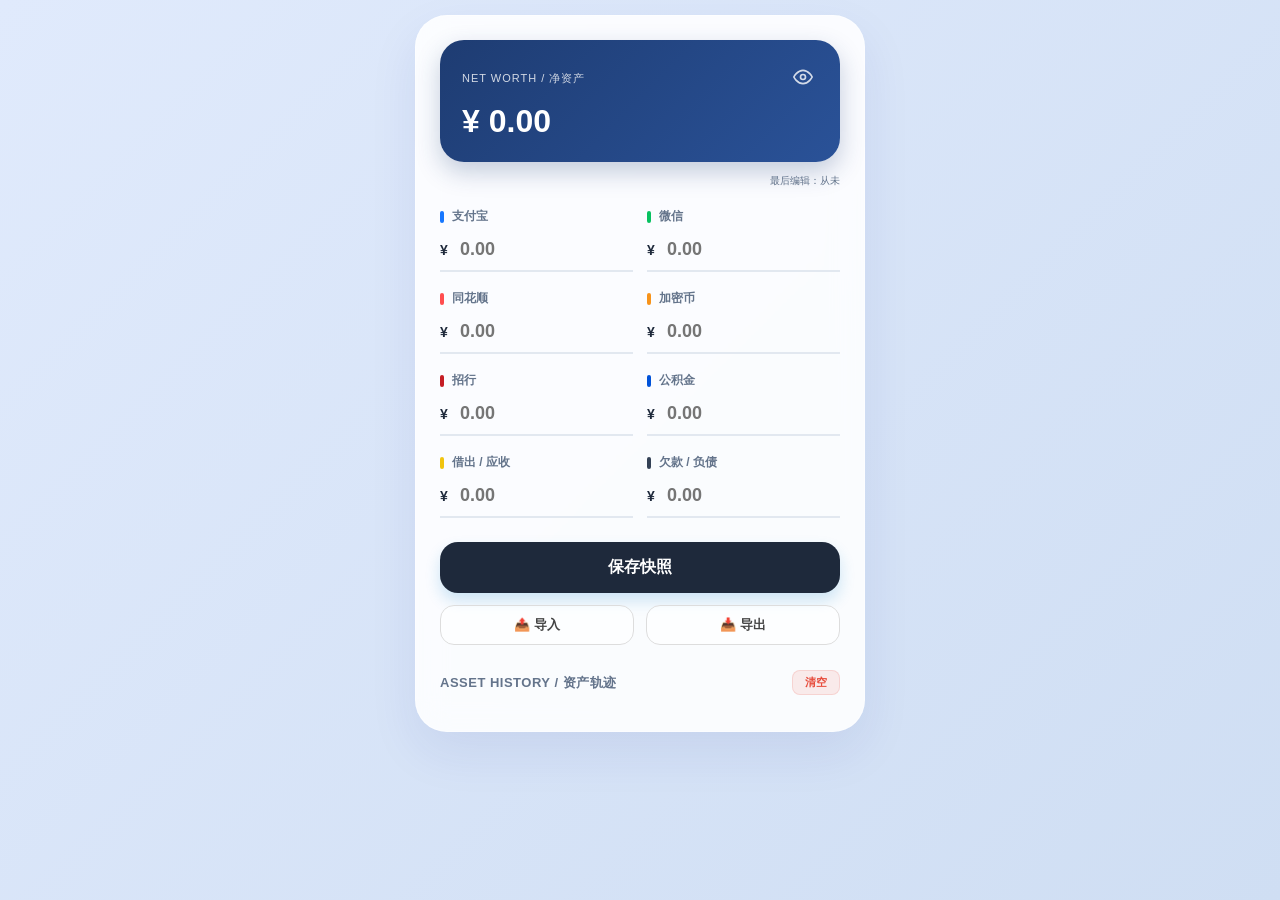
<file: assets.html>
<!DOCTYPE html>
<html lang="zh-CN">
<head>
    <meta charset="UTF-8">
    <meta name="viewport" content="width=device-width, initial-scale=1.0, maximum-scale=1.0, user-scalable=0">
    <title>财富看板-专业版</title>
    <style>
        :root {
            --ali: #1677ff; --wx: #07c160; --ths: #ff4d4f;
            --cry: #f7931a; --cmb: #c51d24; --gjj: #0052d9;
            --debt: #334155; --receiv: #f1c40f; --up: #2ecc71; --down: #e74c3c;
            --app-bg: linear-gradient(135deg, #e0eafc 0%, #cfdef3 100%);
            --card-glass: rgba(255, 255, 255, 0.88);
        }

        body { 
            font-family: -apple-system, BlinkMacSystemFont, "Segoe UI", Roboto, sans-serif; 
            background: var(--app-bg); 
            display: flex; justify-content: center; 
            min-height: 100vh; margin: 0; padding: 15px; box-sizing: border-box; 
        }

        .app-card { 
            background: var(--card-glass); 
            backdrop-filter: blur(15px); 
            -webkit-backdrop-filter: blur(15px);
            border: 1px solid rgba(255, 255, 255, 0.4);
            border-radius: 32px; padding: 24px; width: 100%; max-width: 400px; 
            box-shadow: 0 20px 50px rgba(31, 38, 135, 0.08); 
            height: fit-content; 
        }

        .summary-card { 
            background: linear-gradient(135deg, #1e3c72 0%, #2a5298 100%); 
            padding: 22px; border-radius: 24px; color: #fff; 
            box-shadow: 0 10px 25px rgba(30, 60, 114, 0.25);
            position: relative;
        }

        .summary-header { display: flex; justify-content: space-between; align-items: center; opacity: 0.8; font-size: 11px; letter-spacing: 1px; }
        .summary-val { font-size: 32px; font-weight: 800; font-family: "DIN Alternate", sans-serif; margin-top: 8px; }
        .update-time { font-size: 10px; color: #64748b; text-align: right; margin: 12px 0 20px 0; }

        @keyframes save-flash {
            0% { opacity: 1; transform: scale(1); }
            50% { opacity: 0.5; transform: scale(1.02); }
            100% { opacity: 1; transform: scale(1); }
        }
        .save-active { animation: save-flash 0.4s ease-out; }

        .grid { display: grid; grid-template-columns: 1fr 1fr; gap: 18px 14px; margin-bottom: 24px; }
        .label-wrap { display: flex; align-items: center; margin-bottom: 4px; font-size: 12px; color: #64748b; font-weight: 600; }
        .brand-line { width: 4px; height: 12px; border-radius: 2px; margin-right: 8px; }
        
        .input-box { position: relative; border-bottom: 2px solid #e2e8f0; transition: 0.3s; }
        .input-box:focus-within { border-bottom-color: #1e3c72; }
        .input-box::before { content: "¥"; position: absolute; left: 0; top: 50%; transform: translateY(-50%); color: #1e293b; font-size: 14px; font-weight: 700; }
        
        input { width: 100%; padding: 10px 0 10px 20px; border: none; background: transparent; font-size: 18px; font-weight: 700; outline: none; color: #1e293b; box-sizing: border-box; }
        .blur-text { filter: blur(6px); pointer-events: none; user-select: none; }

        .btn-stack { display: flex; flex-direction: column; gap: 12px; margin-bottom: 25px; }
        .save-btn { 
            background: #1e293b; color: white; border: none; padding: 15px; 
            border-radius: 18px; font-weight: 700; cursor: pointer; font-size: 16px;
            transition: 0.2s; box-shadow: 0 8px 15px rgba(20, 136, 204, 0.2);
        }
        .save-btn:active { transform: scale(0.96); }

        .secondary-btns { display: grid; grid-template-columns: 1fr 1fr; gap: 12px; }
        .sec-btn { background: rgba(255,255,255,0.5); color: #444; border: 1px solid #ddd; padding: 10px; border-radius: 14px; font-size: 13px; font-weight: 600; cursor: pointer; display: flex; align-items: center; justify-content: center; gap: 6px; }

        .history-header { display: flex; justify-content: space-between; align-items: center; margin-bottom: 12px; }
        .section-title { font-size: 13px; font-weight: 700; color: #64748b; letter-spacing: 0.5px; }
        
        .clear-all-btn { 
            color: var(--down); font-size: 11px; font-weight: 700; cursor: pointer; 
            padding: 4px 12px; border-radius: 8px; background: rgba(231, 76, 60, 0.1); 
            border: 1px solid rgba(231, 76, 60, 0.15); transition: 0.2s;
        }
        .clear-all-btn:active { transform: scale(0.92); background: rgba(231, 76, 60, 0.2); }

        .history-list { max-height: 280px; overflow-y: auto; }
        .history-item { 
            display: grid; grid-template-columns: 1.2fr 1.8fr 30px; 
            align-items: center; padding: 14px 12px; 
            background: rgba(255, 255, 255, 0.5); 
            border-radius: 18px; margin-bottom: 10px; 
            border: 1px solid rgba(255, 255, 255, 0.6);
            transition: all 0.2s; cursor: pointer;
        }
        .history-item:active { transform: scale(0.97); background: rgba(255, 255, 255, 0.9); }

        .hist-amount { font-size: 14px; font-weight: 800; font-family: "DIN Alternate", sans-serif; }
        .hist-time-center { font-size: 12px; color: #64748b; text-align: center; font-variant-numeric: tabular-nums; white-space: nowrap; }
        
        .diff-tag { font-size: 9px; padding: 2px 6px; border-radius: 5px; font-weight: 800; margin-top: 4px; width: fit-content; }
        .diff-up { background: #fee2e2; color: #b91c1c; }
        .diff-down { background: #dcfce7; color: #15803d; }
        .del-btn { width: 28px; height: 28px; border-radius: 10px; background: #fff; border: 1px solid #eee; cursor: pointer; display: flex; align-items: center; justify-content: center; }

        .chart-box { width: 100%; height: 160px; margin-top: 15px; }
        .chart-svg { width: 100%; height: 130px; overflow: visible; }
        .axis-label { font-size: 9px; fill: #aaa; }
    </style>
</head>
<body>

<div class="app-card">
    <div class="summary-card" id="summary-card">
        <div class="summary-header">
            <span>NET WORTH / 净资产</span>
            <button onclick="togglePrivacy()" id="eye-toggle" style="background:none; border:none; color:white; cursor:pointer; padding:5px;">
                <svg width="20" height="20" viewBox="0 0 24 24" fill="none" stroke="currentColor" stroke-width="2"><path d="M1 12s4-8 11-8 11 8 11 8-4 8-11 8-11-8-11-8z""")/>><circle cx="12" cy="12" r="3""")/>></svg>
            </button>
        </div>
        <div class="summary-val">¥ <span id="res">0.00</span></div>
    </div>
    <div class="update-time">最后编辑：<span id="last-update">从未</span></div>

    <div class="grid">
        <div class="item">
            <div class="label-wrap"><div class="brand-line" style="background:var(--ali)"></div>支付宝</div>
            <div class="input-box"><input type="text" inputmode="decimal" class="asset-input" id="alipay" data-name="支付宝" placeholder="0.00"></div>
        </div>
        <div class="item">
            <div class="label-wrap"><div class="brand-line" style="background:var(--wx)"></div>微信</div>
            <div class="input-box"><input type="text" inputmode="decimal" class="asset-input" id="wechat" data-name="微信" placeholder="0.00"></div>
        </div>
        <div class="item">
            <div class="label-wrap"><div class="brand-line" style="background:var(--ths)"></div>同花顺</div>
            <div class="input-box"><input type="text" inputmode="decimal" class="asset-input" id="ths" data-name="同花顺" placeholder="0.00"></div>
        </div>
        <div class="item">
            <div class="label-wrap"><div class="brand-line" style="background:var(--cry)"></div>加密币</div>
            <div class="input-box"><input type="text" inputmode="decimal" class="asset-input" id="crypto" data-name="加密币" placeholder="0.00"></div>
        </div>
        <div class="item">
            <div class="label-wrap"><div class="brand-line" style="background:var(--cmb)"></div>招行</div>
            <div class="input-box"><input type="text" inputmode="decimal" class="asset-input" id="cmb" data-name="招行" placeholder="0.00"></div>
        </div>
        <div class="item">
            <div class="label-wrap"><div class="brand-line" style="background:var(--gjj)"></div>公积金</div>
            <div class="input-box"><input type="text" inputmode="decimal" class="asset-input" id="provident" data-name="公积金" placeholder="0.00"></div>
        </div>
        <!-- 新增：借出 / 应收 -->
        <div class="item">
            <div class="label-wrap"><div class="brand-line" style="background:var(--receiv)"></div>借出 / 应收</div>
            <div class="input-box"><input type="text" inputmode="decimal" class="asset-input" id="receivable" data-name="借出" placeholder="0.00"></div>
        </div>
        <!-- 负债项 -->
        <div class="item">
            <div class="label-wrap"><div class="brand-line" style="background:var(--debt)"></div>欠款 / 负债</div>
            <div class="input-box"><input type="text" inputmode="decimal" class="asset-input" id="debt" data-name="负债" placeholder="0.00" style="color:var(--down)"></div>
        </div>
    </div>

    <div class="btn-stack">
        <button class="save-btn" onclick="saveRecord()">保存快照</button>
        <div class="secondary-btns">
            <button class="sec-btn" onclick="document.getElementById('fileIn').click()">📤 导入</button>
            <button class="sec-btn" onclick="exportData()">📥 导出</button>
        </div>
        <input type="file" id="fileIn" style="display:none" accept=".csv" onchange="importData(this)">
    </div>

    <div class="history-section">
        <div class="history-header">
            <span class="section-title">ASSET HISTORY / 资产轨迹</span>
            <button class="clear-all-btn" onclick="clearAllHistory()">清空</button>
        </div>
        <div class="history-list" id="hist-list"></div>
        <div class="chart-box" id="chart-wrap" style="display:none;">
            <svg class="chart-svg" id="svg-chart">
                <defs><linearGradient id="g" x1="0" y1="0" x2="0" y2="1"><stop offset="0%" stop-color="#1488cc" stop-opacity="0.2""")/>><stop offset="100%" stop-color="#fff" stop-opacity="0""")/>></linearGradient></defs>
                <text x="0" y="10" class="axis-label" id="y-max"></text><text x="0" y="125" class="axis-label" id="y-min"></text>
                <text x="0" y="145" class="axis-label" id="x-start"></text><text x="100%" y="145" class="axis-label" text-anchor="end" id="x-end"></text>
                <path fill="url(#g)" id="c-area"></path><path fill="none" stroke="#1488cc" stroke-width="2.5" id="c-line" stroke-linejoin="round"></path>
            </svg>
        </div>
    </div>
</div>

<script>
    const inputs = document.querySelectorAll('.asset-input');
    const resDisp = document.getElementById('res');
    const timeDisp = document.getElementById('last-update');
    const histList = document.getElementById('hist-list');
    // 更新了 KEY 列表
    const ASSET_KEYS = ['alipay', 'wechat', 'ths', 'crypto', 'cmb', 'provident', 'receivable', 'debt'];
    let isPrivate = localStorage.getItem('v_privacy') === 'true';

    window.onload = () => {
        ASSET_KEYS.forEach(k => {
            const v = localStorage.getItem('v_all_fn_' + k);
            if (v) document.getElementById(k).value = v;
        });
        const savedTime = localStorage.getItem('v_all_fn_last_update');
        if (savedTime) timeDisp.innerText = savedTime;
        update(false);
        applyPrivacyStyle();
        render();
    };

    function togglePrivacy() {
        isPrivate = !isPrivate;
        localStorage.setItem('v_privacy', isPrivate);
        applyPrivacyStyle();
        render();
    }

    function applyPrivacyStyle() {
        if (isPrivate) {
            resDisp.classList.add('blur-text');
            inputs.forEach(i => i.classList.add('blur-text'));
            document.getElementById('chart-wrap').style.filter = 'blur(10px)';
        } else {
            resDisp.classList.remove('blur-text');
            inputs.forEach(i => i.classList.remove('blur-text'));
            document.getElementById('chart-wrap').style.filter = 'none';
        }
    }

    function update(shoudTime = true) {
        let assets = 0, debt = parseFloat(document.getElementById('debt').value) || 0;
        ASSET_KEYS.forEach(k => { if(k !== 'debt') assets += (parseFloat(document.getElementById(k).value) || 0); });
        const netWorth = assets - debt;
        resDisp.innerText = netWorth.toLocaleString('zh-CN', {minimumFractionDigits: 2});
        if (shoudTime) {
            const timeStr = new Date().toLocaleString('zh-CN', {hour12: false});
            timeDisp.innerText = timeStr;
            localStorage.setItem('v_all_fn_last_update', timeStr);
        }
    }

    function saveRecord() {
        const total = parseFloat(resDisp.innerText.replace(/,/g, ''));
        const now = new Date();
        const fullTime = now.getFullYear() + '/' + String(now.getMonth() + 1).padStart(2, '0') + '/' + String(now.getDate()).padStart(2, '0') + ' ' + String(now.getHours()).padStart(2, '0') + ':' + String(now.getMinutes()).padStart(2, '0');
        const chartDay = (now.getMonth()+1) + '-' + now.getDate();
        const timeStr = now.toLocaleString('zh-CN', {hour12: false});
        timeDisp.innerText = timeStr;
        localStorage.setItem('v_all_fn_last_update', timeStr);
        let detail = {};
        ASSET_KEYS.forEach(k => detail[k] = document.getElementById(k).value || "0");
        let h = JSON.parse(localStorage.getItem('v_all_fn_hist') || "[]");
        h.unshift({amount: total, time: fullTime, day: chartDay, detail: detail});
        localStorage.setItem('v_all_fn_hist', JSON.stringify(h));
        render();
        const card = document.getElementById('summary-card');
        card.classList.remove('save-active');
        void card.offsetWidth; card.classList.add('save-active');
    }

    function render() {
        let h = JSON.parse(localStorage.getItem('v_all_fn_hist') || "[]");
        histList.innerHTML = h.map((r, i) => {
            const amount = r.amount != null ? Number(r.amount) : 0;
            let diffHtml = "";
            if (i < h.length - 1) {
                const nextAmount = h[i+1].amount != null ? Number(h[i+1].amount) : 0;
                const d = amount - nextAmount;
                diffHtml = `<span class="diff-tag ${d>=0?'diff-up':'diff-down'}">${d>=0?'+':'-'}${Math.abs(d).toLocaleString()}</span>`;
            } else { diffHtml = `<span class="diff-tag" style="background:#eee;color:#999">START</span>`; }
            return `<div class="history-item">
                <div class="hist-info-left ${isPrivate?'blur-text':''}">
                    <div class="hist-amount">¥${amount.toLocaleString()}</div>
                    ${diffHtml}
                </div>
                <div class="hist-time-center">${r.time}</div>
                <div class="del-btn-wrap"><button class="del-btn" onclick="del(${i})">🗑️</button></div>
            </div>`;
        }).join('');
        draw(h);
    }

    function draw(h) {
        const box = document.getElementById('chart-wrap');
        if (h.length < 2) { box.style.display='none'; return; }
        box.style.display='block';
        const data = [...h].reverse().slice(-10);
        const vals = data.map(r => r.amount != null ? Number(r.amount) : 0);
        const w = document.getElementById('svg-chart').clientWidth, ht = 120;
        let max = Math.max(...vals), min = Math.min(...vals);
        let pad = (max - min) * 0.2 || 1000;
        max += pad; min -= pad;
        document.getElementById('y-max').textContent = (max/10000).toFixed(1)+'w';
        document.getElementById('y-min').textContent = (min/10000).toFixed(1)+'w';
        document.getElementById('x-start').textContent = data[0] ? data[0].day : '';
        document.getElementById('x-end').textContent = data[data.length-1] ? data[data.length-1].day : '';
        const pts = vals.map((v, i) => {
            const x = (i/(vals.length-1)) * w;
            const y = ht - ((v-min)/(max-min)) * ht;
            return `${x},${y}`;
        });
        const d = `M ${pts.join(' L ')}`;
        document.getElementById('c-line').setAttribute('d', d);
        document.getElementById('c-area').setAttribute('d', `${d} L ${w},${ht} L 0,${ht} Z`);
    }

    function del(idx) { if(confirm("删除此记录？")) { let h = JSON.parse(localStorage.getItem('v_all_fn_hist')); h.splice(idx,1); localStorage.setItem('v_all_fn_hist',JSON.stringify(h)); render(); } }
    function clearAllHistory() { if(confirm("确定要清空所有资产轨迹吗？")) { localStorage.removeItem('v_all_fn_hist'); render(); } }
    function exportData() {
        let h = JSON.parse(localStorage.getItem('v_all_fn_hist') || "[]");
        if (!h.length) return;
        let csv = "\uFEFF时间,总计," + ASSET_KEYS.join(",") + "\n";
        csv += [...h].reverse().map(r => [r.time, r.amount, ...ASSET_KEYS.map(k => (r.detail?r.detail[k]:""))].join(",")).join("\n");
        const a = document.createElement('a'); a.href = URL.createObjectURL(new Blob([csv], {type: 'text/csv'})); a.download = `财富备份.csv`; a.click();
    }

    function importData(input) {
        const file = input.files[0];
        if (!file) return;
        const reader = new FileReader();
        reader.onload = function(e) {
            try {
                let csv = e.target.result;
                csv = csv.replace(/^\uFEFF/, '');
                const lines = csv.split("\n").filter(line => line.trim());
                if (lines.length < 2) return;
                const history = [];
                for (let i = 1; i < lines.length; i++) {
                    const values = lines[i].split(",");
                    if (values.length < 2) continue;
                    const detail = {};
                    ASSET_KEYS.forEach((k, idx) => {
                        const val = values[2 + idx];
                        detail[k] = (val && val.trim() !== "" && val !== "0") ? val.trim() : "";
                    });
                    const amountStr = (values[1] || "").replace(/,/g, "");
                    const amount = parseFloat(amountStr) || 0;
                    let day = "导入";
                    if (values[0] && values[0].includes(" ")) {
                        const datePart = values[0].split(" ")[0];
                        if (datePart.includes("/")) {
                            const parts = datePart.split("/");
                            day = parts[parts.length - 2] + "-" + parts[parts.length - 1];
                        }
                    }
                    history.push({
                        time: values[0],
                        amount: amount,
                        day: day,
                        detail: detail
                    });
                }
                if (history.length) {
                    history.reverse();
                    localStorage.setItem('v_all_fn_hist', JSON.stringify(history));
                    const latest = history[0];
                    if (latest.time) {
                        timeDisp.innerText = latest.time;
                        localStorage.setItem('v_all_fn_last_update', latest.time);
                    }
                    if (latest.detail) {
                        ASSET_KEYS.forEach(k => {
                            if (latest.detail[k]) {
                                document.getElementById(k).value = latest.detail[k];
                                localStorage.setItem('v_all_fn_' + k, latest.detail[k]);
                            }
                        });
                    }
                    update(false);
                    render();
                    alert("导入成功！共导入 " + history.length + " 条记录。");
                }
                input.value = "";
            } catch(err) {
                console.error(err);
                alert("导入失败");
                input.value = "";
            }
        };
        reader.readAsText(file);
    }

    inputs.forEach(i => i.addEventListener('input', (e) => {
        let v = e.target.value.replace(/[^\d.]/g, "").replace(/\.(?=.*\.)/g, "");
        e.target.value = v;
        localStorage.setItem('v_all_fn_' + e.target.id, v);
        update(true);
    }));
</script>
</body>
</html>
</file>
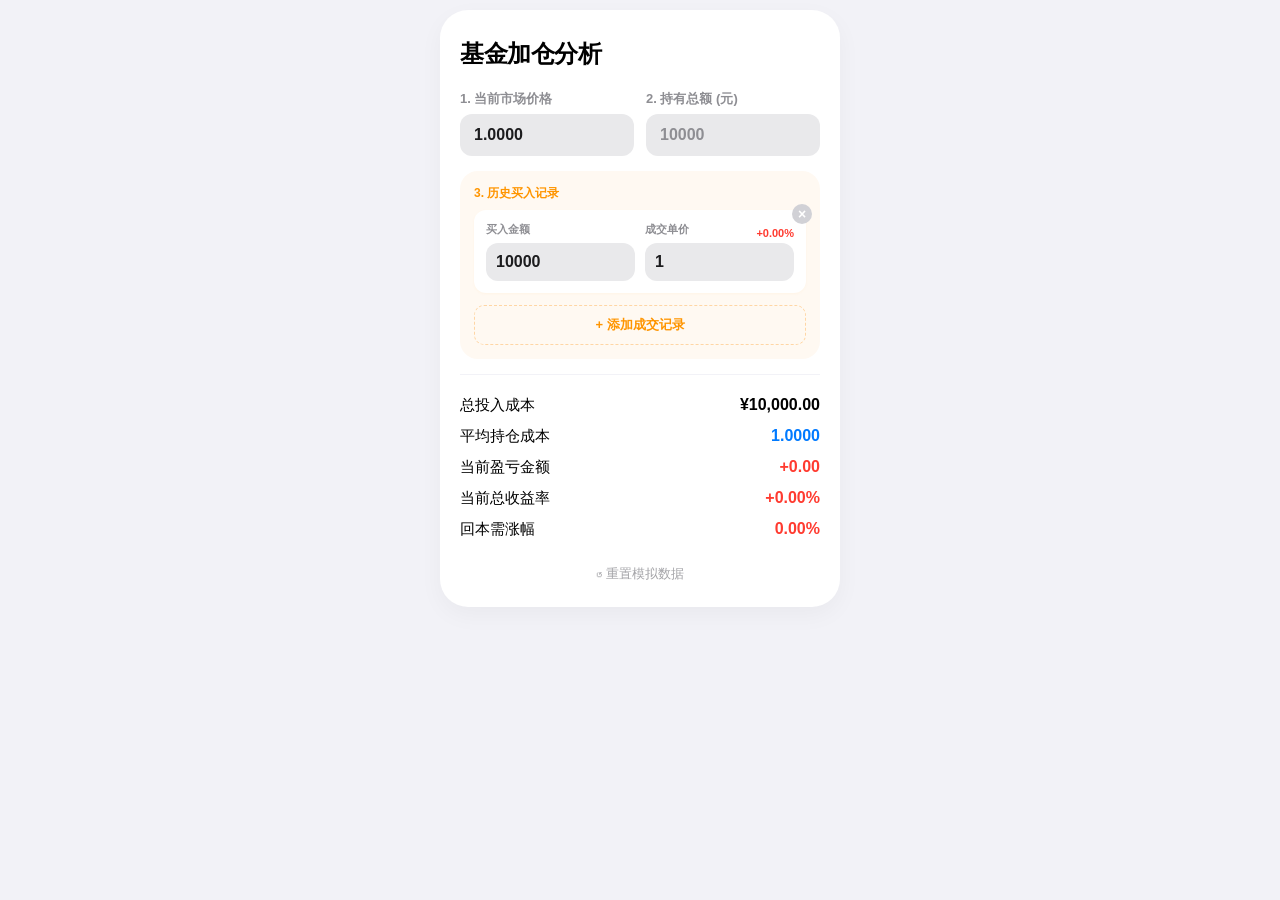
<file: calculate.html>
<!DOCTYPE html>
<html lang="zh-CN">
<head>
    <meta charset="UTF-8">
    <!-- 关联刚才创建的清单 -->
	<link rel="manifest" href="manifest.json">

	<!-- iOS 专用配置：隐藏 Safari 地址栏和状态栏 -->
	<meta name="apple-mobile-web-app-capable" content="yes">
	<meta name="apple-mobile-web-app-status-bar-style" content="black-translucent">
	<meta name="apple-mobile-web-app-title" content="基金加仓分析">
    <!-- viewport-fit=cover 是消除顶部黑边的核心 -->
    <meta name="viewport" content="width=device-width, initial-scale=1.0, viewport-fit=cover">
    <title>基金加仓分析</title>
    <style>
        :root {
            --ios-blue: #007AFF;
            --ios-red: #FF3B30;
            --ios-green: #34C759;
            --ios-bg: #F2F2F7; /* 标准 iOS 列表背景色 */
            --ios-card: #FFFFFF;
            --ios-input: #E9E9EB;
            --ios-label: #8E8E93;
            --ios-orange: #FF9500;
        }

        /* 基础重置：让背景色撑满全屏，消除顶部黑块 */
        html, body {
            height: 100%;
            margin: 0;
            background-color: var(--ios-bg);
            -webkit-font-smoothing: antialiased;
        }

        * { -webkit-tap-highlight-color: transparent; box-sizing: border-box; }

        body {
            font-family: -apple-system, BlinkMacSystemFont, "SF Pro Display", "PingFang SC", sans-serif;
            display: flex;
            justify-content: center;
            align-items: flex-start;
            /* 处理刘海屏安全区域 */
            padding: env(safe-area-inset-top) 20px 40px;
        }

        .container {
            width: 100%;
            max-width: 400px;
            background: var(--ios-card);
            border-radius: 28px;
            padding: 24px 20px;
            margin-top: 10px; /* 距离顶部稍微留一点呼吸感 */
            box-shadow: 0 8px 24px rgba(0,0,0,0.04);
        }

        h1 { font-size: 24px; font-weight: 800; margin: 4px 0 20px; letter-spacing: -0.5px; }

        .input-grid {
            display: grid;
            grid-template-columns: 1fr 1fr;
            gap: 12px;
            margin-bottom: 15px;
        }

        .label-text { font-size: 13px; font-weight: 600; color: var(--ios-label); margin-bottom: 6px; display: block; }

        .input-field {
            background: var(--ios-input);
            border: none;
            border-radius: 12px;
            padding: 12px 14px;
            font-size: 16px;
            font-weight: 600;
            color: #1C1C1E;
            outline: none;
            width: 100%;
            -webkit-appearance: none;
        }

        /* 计划记录区（浅橙色风格） */
        .record-section {
            background: #FFF9F2;
            border-radius: 18px;
            padding: 14px;
            margin-bottom: 15px;
        }

        .orange-label { color: var(--ios-orange); font-size: 12px; font-weight: 700; margin-bottom: 8px; display: block; }

        .record-card {
            background: white;
            border-radius: 12px;
            padding: 12px;
            margin-bottom: 10px;
            position: relative;
            box-shadow: 0 1px 3px rgba(255,149,0,0.05);
        }

        .card-del-btn {
            position: absolute;
            top: -6px;
            right: -6px;
            width: 20px;
            height: 20px;
            background: #D1D1D6;
            color: white;
            border-radius: 50%;
            display: flex;
            align-items: center;
            justify-content: center;
            font-size: 14px;
            font-weight: bold;
            cursor: pointer;
        }

        .btn-add-outline {
            width: 100%;
            background: transparent;
            color: var(--ios-orange);
            border: 1.5px dashed #FFD6A5;
            border-radius: 10px;
            padding: 10px;
            font-size: 13px;
            font-weight: 600;
            margin-top: 2px;
        }

        /* 结果面板：紧凑、清晰 */
        .res-panel { margin-top: 10px; border-top: 0.5px solid #F2F2F7; padding-top: 15px; }
        .res-row { display: flex; justify-content: space-between; padding: 6px 0; font-size: 15px; }
        .res-row b { font-variant-numeric: tabular-nums; font-weight: 700; font-size: 16px; }

        .reset-link {
            text-align: center;
            display: block;
            margin-top: 20px;
            color: var(--ios-label);
            font-size: 13px;
            text-decoration: none;
            opacity: 0.8;
        }
        .single-gain { font-size: 11px; font-weight: 700; margin-left: 4px; }
    </style>
</head>
<body>

    <div class="container">
        <h1>基金加仓分析</h1>

        <div class="input-grid">
            <div class="input-box">
                <span class="label-text">1. 当前市场价格</span>
                <input type="number" id="currentPrice" class="input-field" value="1.0000" step="0.0001" oninput="calculate(true)">
            </div>
            <div class="input-box">
                <span class="label-text">2. 持有总额 (元)</span>
                <input type="number" id="display_total" class="input-field" value="10000" readonly style="color:#8E8E93">
            </div>
        </div>

        <div class="record-section">
            <span class="orange-label">3. 历史买入记录</span>
            <div id="buy-list"></div>
            <button class="btn-add-outline" onclick="addRecord()">+ 添加成交记录</button>
        </div>

        <div class="res-panel">
            <div class="res-row"><span>总投入成本</span><b id="res-totalA">¥0.00</b></div>
            <div class="res-row"><span>平均持仓成本</span><b id="res-avgP" style="color:var(--ios-blue)">0.0000</b></div>
            <div class="res-row"><span>当前盈亏金额</span><b id="res-loss">0.00</b></div>
            <div class="res-row"><span>当前总收益率</span><b id="res-percent">0.00%</b></div>
            <div class="res-row"><span>回本需涨幅</span><b id="res-need">0.00%</b></div>
        </div>

        <a href="#" class="reset-link" onclick="clearAll()">↺ 重置模拟数据</a>
    </div>

    <script>
        let isManualPrice = false;

        function calculate(fromManual = false) {
            if (fromManual) isManualPrice = true;
            const records = document.querySelectorAll('.record-group');
            let totalAmount = 0, totalShares = 0, lastPrice = null;

            records.forEach(group => {
                const amt = parseFloat(group.querySelector('.amt').value) || 0;
                const pri = parseFloat(group.querySelector('.pri').value) || 0;
                if (amt > 0 && pri > 0) { lastPrice = pri; }
            });

            if (!isManualPrice && lastPrice !== null) {
                document.getElementById('currentPrice').value = lastPrice.toFixed(4);
            }

            const currP = parseFloat(document.getElementById('currentPrice').value) || 0;

            records.forEach(group => {
                const amt = parseFloat(group.querySelector('.amt').value) || 0;
                const pri = parseFloat(group.querySelector('.pri').value) || 0;
                const gainEl = group.querySelector('.single-gain');
                if (amt > 0 && pri > 0) {
                    totalAmount += amt;
                    totalShares += amt / pri;
                    const gain = ((currP - pri) / pri * 100).toFixed(2);
                    gainEl.innerText = (gain >= 0 ? '+' : '') + gain + '%';
                    gainEl.style.color = gain >= 0 ? 'var(--ios-red)' : 'var(--ios-green)';
                }
            });

            if (totalShares <= 0) return;

            const avgCost = totalAmount / totalShares;
            const loss = (totalShares * currP) - totalAmount;
            const lossP = (loss / totalAmount * 100).toFixed(2);
            const need = currP > 0 ? ((avgCost - currP) / currP * 100).toFixed(2) : 0;

            document.getElementById('res-totalA').innerText = '¥' + totalAmount.toLocaleString(undefined, {minimumFractionDigits: 2});
            document.getElementById('res-avgP').innerText = avgCost.toFixed(4);
            document.getElementById('res-loss').innerText = (loss >= 0 ? '+' : '') + loss.toFixed(2);
            document.getElementById('res-loss').style.color = loss >= 0 ? 'var(--ios-red)' : 'var(--ios-green)';
            document.getElementById('res-percent').innerText = (loss >= 0 ? '+' : '') + lossP + '%';
            document.getElementById('res-percent').style.color = loss >= 0 ? 'var(--ios-red)' : 'var(--ios-green)';
            document.getElementById('res-need').innerText = need + '%';
            document.getElementById('res-need').style.color = need > 0 ? 'var(--ios-green)' : 'var(--ios-red)';
            document.getElementById('display_total').value = totalAmount.toFixed(0);
        }

        function addRecord(defaultAmt = "", defaultPri = "") {
            isManualPrice = false;
            const list = document.getElementById('buy-list');
            const div = document.createElement('div');
            div.className = 'record-card record-group';
            div.innerHTML = `
                <div class="card-del-btn" onclick="this.parentElement.remove();calculate()">×</div>
                <div style="display:grid; grid-template-columns: 1fr 1fr; gap:10px;">
                    <div class="input-box">
                        <span class="label-text" style="font-size:11px;">买入金额</span>
                        <input type="number" class="input-field amt" style="padding:10px;" value="${defaultAmt}" oninput="calculate()">
                    </div>
                    <div class="input-box">
                        <div style="display:flex; justify-content:space-between; align-items:center;">
                            <span class="label-text" style="font-size:11px;">成交单价</span>
                            <span class="single-gain">0%</span>
                        </div>
                        <input type="number" class="input-field pri" style="padding:10px;" value="${defaultPri}" oninput="calculate()">
                    </div>
                </div>
            `;
            list.appendChild(div);
            calculate();
        }

        function clearAll() {
            if(confirm("确定重置所有模拟数据吗？")) {
                isManualPrice = false;
                document.getElementById('buy-list').innerHTML = '';
                addRecord(10000, 1.000);
            }
        }

        window.onload = () => addRecord(10000, 1.000);
    </script>
</body>
</html>
</file>
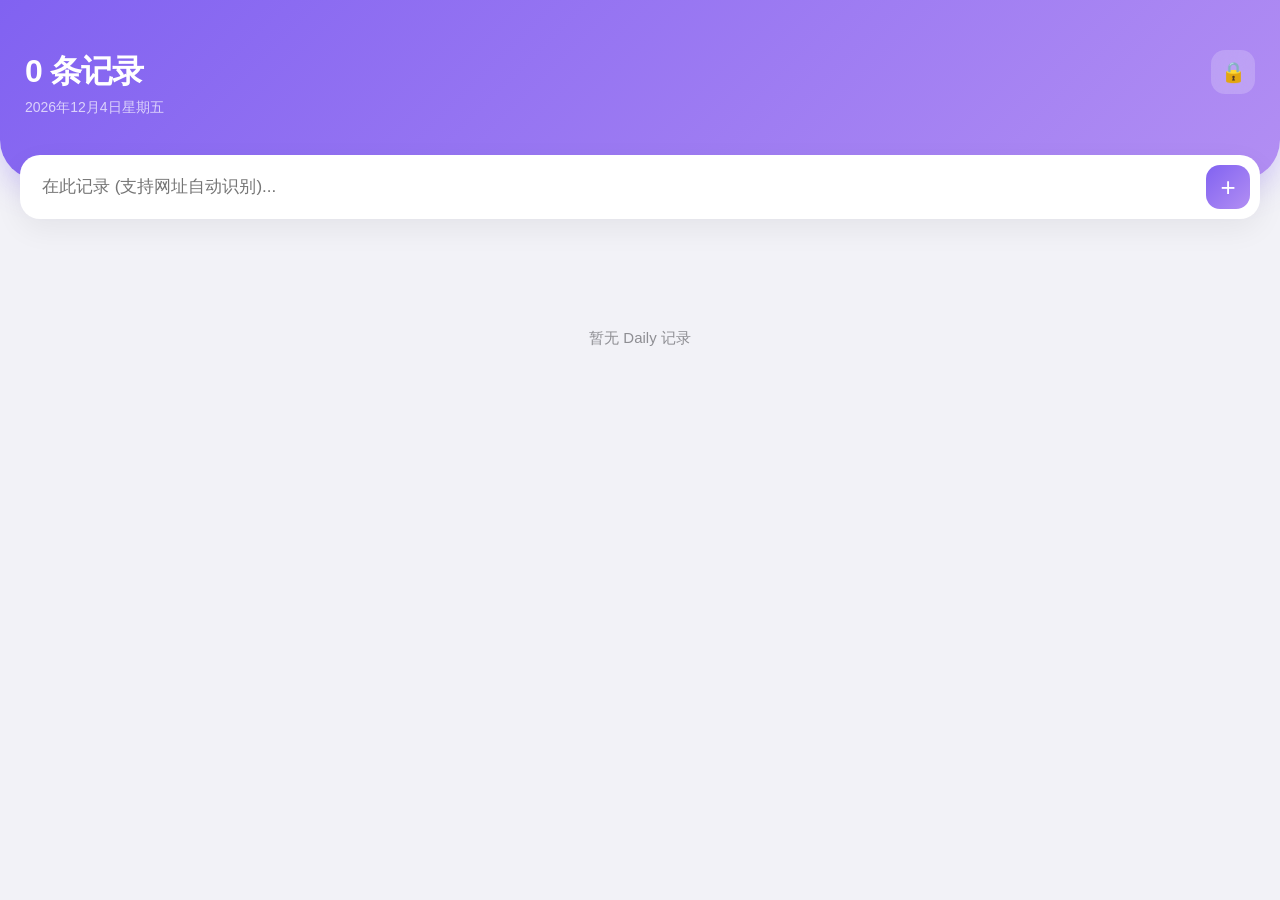
<file: daily.html>
<!DOCTYPE html>
<html lang="zh-CN">
<head>
    <meta charset="UTF-8">
    <meta name="viewport" content="width=device-width, initial-scale=1.0, user-scalable=no, viewport-fit=cover">
    <title>Daily 随手记</title>
    <style>
        :root {
            --ios-purple: linear-gradient(135deg, #8162f1 0%, #b28ef3 100%);
            --bg-color: #f2f2f7;
            --card-bg: #ffffff;
            --text-main: #1c1c1e;
            --text-sub: #8e8e93;
            --accent-blue: #007aff;
            --accent-red: #ff3b30;
            --accent-gray: #f2f2f7;
        }

        * { box-sizing: border-box; -webkit-tap-highlight-color: transparent; }
        
        body { 
            margin: 0; background-color: var(--bg-color); 
            font-family: -apple-system, "SF Pro Display", sans-serif;
            color: var(--text-main); padding-bottom: 50px;
        }

        .header {
            background: var(--ios-purple); height: 180px; padding: 50px 25px 0;
            color: white; border-bottom-left-radius: 40px; border-bottom-right-radius: 40px;
            box-shadow: 0 10px 30px rgba(129, 98, 241, 0.3); position: relative;
        }

        .header-top { display: flex; justify-content: space-between; align-items: flex-start; }
        .header h1 { margin: 0; font-size: 32px; font-weight: 800; letter-spacing: -1px; }
        .header p { margin: 5px 0 0; opacity: 0.7; font-size: 14px; }

        .timer-bar {
            position: absolute; bottom: 45px; left: 25px; right: 25px;
            height: 3px; background: rgba(255,255,255,0.2);
            border-radius: 2px; overflow: hidden; display: none;
        }
        .timer-progress { height: 100%; background: #fff; width: 100%; transition: width 1s linear; }

        .unlock-master {
            background: rgba(255, 255, 255, 0.2); backdrop-filter: blur(10px);
            -webkit-backdrop-filter: blur(10px); border: none; width: 44px; height: 44px; 
            border-radius: 14px; display: flex; align-items: center; justify-content: center;
            font-size: 20px; transition: all 0.3s;
        }
        .unlock-master.active { background: #fff; transform: scale(1.1); }

        .input-wrapper { padding: 0 20px; margin-top: -25px; position: relative; z-index: 10; }
        .input-card {
            background: var(--card-bg); border-radius: 20px; padding: 10px 10px 10px 20px;
            display: flex; align-items: center; box-shadow: 0 10px 30px rgba(0,0,0,0.06);
        }
        input { flex: 1; border: none; outline: none; font-size: 17px; background: transparent; color: var(--text-main); }
        .btn-add {
            background: var(--ios-purple); color: white; border: none;
            width: 44px; height: 44px; border-radius: 14px;
            font-size: 26px; font-weight: 300; cursor: pointer;
        }

        .list-section { padding: 30px 20px; }
        .note-item {
            background: var(--card-bg); border-radius: 22px; padding: 18px; margin-bottom: 15px;
            box-shadow: 0 4px 15px rgba(0,0,0,0.03); animation: slideUp 0.4s ease;
        }
        @keyframes slideUp { from { opacity:0; transform:translateY(15px); } to { opacity:1; transform:translateY(0); } }

        .note-meta { display: flex; justify-content: space-between; align-items: center; margin-bottom: 12px; }
        .note-time { font-size: 12px; color: var(--text-sub); font-weight: 600; }

        .btn-group { display: flex; gap: 8px; }
        .btn-action { 
            font-size: 11px; font-weight: 600; border: none; 
            padding: 5px 12px; border-radius: 20px; cursor: pointer;
            transition: all 0.2s;
        }
        .btn-copy { background: var(--accent-gray); color: var(--accent-blue); }
        .btn-del { background: rgba(255, 59, 48, 0.08); color: var(--accent-red); }

        .note-content { font-size: 16px; line-height: 1.5; color: var(--text-main); word-break: break-all; }
        
        /* 网址链接样式 */
        .note-content a { color: var(--accent-blue); text-decoration: underline; }

        .lock-placeholder { 
            color: var(--text-sub); display: flex; align-items: center; gap: 8px; 
            font-size: 15px; padding: 6px 0; font-style: italic;
        }
        .btn-single-unlock { color: var(--accent-blue); background: none; border: none; font-size: 14px; font-weight: 600; cursor: pointer; }
        .toast { position: fixed; bottom: 30px; left: 50%; transform: translateX(-50%); background: rgba(0,0,0,0.7); color: white; padding: 10px 20px; border-radius: 25px; font-size: 14px; display: none; z-index: 1000; }
    </style>
</head>
<body>

    <div class="header">
        <div class="header-top">
            <div>
                <h1 id="count">0 条记录</h1>
                <p id="todayDate">2026年3月13日</p>
            </div>
            <button class="unlock-master" id="masterBtn" onclick="handleLockAction()">🔒</button>
        </div>
        <div class="timer-bar" id="timerBar">
            <div class="timer-progress" id="timerProgress"></div>
        </div>
    </div>

    <div class="input-wrapper">
        <div class="input-card">
            <input type="text" id="noteInput" placeholder="在此记录 (支持网址自动识别)..." autocomplete="off">
            <button class="btn-add" onclick="addNote()">+</button>
        </div>
    </div>

    <div id="noteList" class="list-section"></div>
    <div id="toast" class="toast">已复制到剪贴板</div>

<script>
    const input = document.getElementById('noteInput');
    const list = document.getElementById('noteList');
    const countDisplay = document.getElementById('count');
    const masterBtn = document.getElementById('masterBtn');
    const timerBar = document.getElementById('timerBar');
    const timerProgress = document.getElementById('timerProgress');
    const toast = document.getElementById('toast');
    
    const CORRECT_PASS = "8957"; 
    const AUTO_LOCK_TIME = 60; 
    let notes = JSON.parse(localStorage.getItem('ios17_daily_v5') || '[]');
    let isUnlocked = false;
    let lockTimer = null;
    let timeLeft = 0;

    // 核心：识别网址的正则函数
    function linkify(text) {
        const urlPattern = /(https?:\/\/[^\s]+|www\.[^\s]+)/g;
        return text.replace(urlPattern, (url) => {
            let fullUrl = url.startsWith('http') ? url : 'http://' + url;
            return `<a href="${fullUrl}" target="_blank" rel="noopener noreferrer">${url}</a>`;
        });
    }

    function render() {
        countDisplay.innerText = `${notes.length} 条记录`;
        masterBtn.innerHTML = isUnlocked ? '🔓' : '🔒';
        masterBtn.classList.toggle('active', isUnlocked);
        timerBar.style.display = isUnlocked ? 'block' : 'none';

        if (notes.length === 0) {
            list.innerHTML = '<div style="text-align:center; color:#8e8e93; margin-top:80px; font-size:15px;">暂无 Daily 记录</div>';
            return;
        }

        list.innerHTML = notes.map(note => `
            <div class="note-item">
                <div class="note-meta">
                    <span class="note-time">${note.time}</span>
                    <div class="btn-group">
                        ${isUnlocked ? `<button class="btn-action btn-copy" onclick="copyNote('${note.id}')">拷贝</button>` : ''}
                        <button class="btn-action btn-del" onclick="deleteNote(${note.id})">删除</button>
                    </div>
                </div>
                <div class="note-content">
                    ${isUnlocked 
                        ? `<div>${linkify(escapeHTML(note.text))}</div>` 
                        : `<div class="lock-placeholder">🔒 内容已隐藏 <button class="btn-single-unlock" onclick="handleLockAction()">点此查看</button></div>`
                    }
                </div>
            </div>
        `).join('');
    }

    function handleLockAction() {
        if (isUnlocked) { lockData(); } 
        else {
            const pass = prompt("请输入管理密码：");
            if (pass === CORRECT_PASS) { unlockData(); } 
            else if (pass !== null) { alert("密码错误"); }
        }
    }

    function unlockData() { isUnlocked = true; timeLeft = AUTO_LOCK_TIME; render(); startTimer(); }
    function lockData() { isUnlocked = false; clearInterval(lockTimer); render(); }

    function startTimer() {
        clearInterval(lockTimer);
        timerProgress.style.width = '100%';
        lockTimer = setInterval(() => {
            timeLeft--;
            timerProgress.style.width = (timeLeft / AUTO_LOCK_TIME) * 100 + '%';
            if (timeLeft <= 0) lockData();
        }, 1000);
    }

    function copyNote(id) {
        const text = notes.find(n => n.id == id).text;
        navigator.clipboard.writeText(text).then(() => {
            toast.style.display = 'block';
            setTimeout(() => { toast.style.display = 'none'; }, 1500);
        });
    }

    function addNote() {
        const text = input.value.trim();
        if (!text) return;
        notes.unshift({ id: Date.now(), text, time: new Date().toLocaleTimeString('zh-CN', {hour:'2-digit', minute:'2-digit'}) });
        localStorage.setItem('ios17_daily_v5', JSON.stringify(notes));
        input.value = '';
        render();
    }

    function deleteNote(id) {
        if(confirm("确定删除？")) {
            notes = notes.filter(n => n.id !== id);
            localStorage.setItem('ios17_daily_v5', JSON.stringify(notes));
            render();
        }
    }

    function escapeHTML(str) {
        const p = document.createElement('p'); p.textContent = str; return p.innerHTML;
    }

    input.addEventListener('keypress', (e) => { if (e.key === 'Enter') addNote(); });
    document.getElementById('todayDate').innerText = new Date().toLocaleDateString('zh-CN', { year:'numeric', month:'long', day:'numeric', weekday:'long' });

    render();
</script>

</body>
</html>
</file>
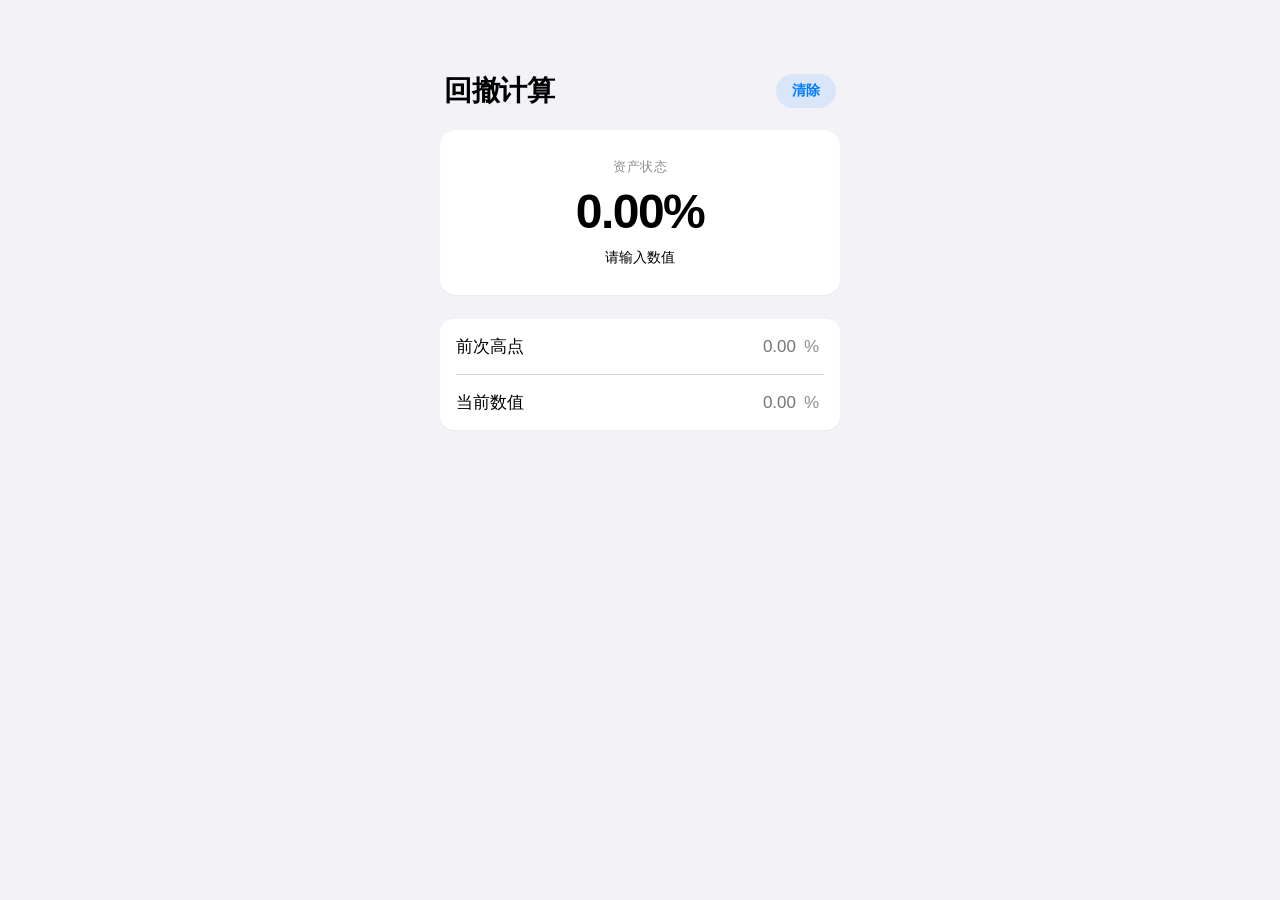
<file: drawdown.html>
<!DOCTYPE html>
<html lang="zh-CN">
<head>
    <meta charset="UTF-8">
    <meta name="viewport" content="width=device-width, initial-scale=1.0, maximum-scale=1.0, user-scalable=no">
    <title>Drawdown Calculator</title>
    <style>
        :root {
            --ios-bg: #f2f2f7;
            --ios-card: #ffffff;
            --ios-primary: #007aff;
            --ios-up: #ff3b30;    /* 涨红 */
            --ios-up-bg: rgba(255, 59, 48, 0.1);
            --ios-down: #34c759;  /* 跌绿 */
            --ios-down-bg: rgba(52, 199, 89, 0.1);
            --ios-text: #000000;
            --ios-secondary-text: #8e8e93;
            --ios-border: #d1d1d6;
        }

        @media (prefers-color-scheme: dark) {
            :root {
                --ios-bg: #000000;
                --ios-card: #1c1c1e;
                --ios-text: #ffffff;
                --ios-border: #38383a;
                --ios-up-bg: rgba(255, 69, 58, 0.15);
                --ios-down-bg: rgba(48, 209, 88, 0.15);
            }
        }

        body {
            font-family: -apple-system, BlinkMacSystemFont, "SF Pro Text", sans-serif;
            background-color: var(--ios-bg);
            color: var(--ios-text);
            margin: 0;
            display: flex; justify-content: center; align-items: flex-start; 
            height: 100vh; padding-top: 8vh; box-sizing: border-box;
            -webkit-tap-highlight-color: transparent;
        }

        .container { width: 92%; max-width: 400px; }

        .header {
            display: flex; justify-content: space-between; align-items: center;
            margin-bottom: 20px; padding: 0 4px;
        }

        h1 { font-size: 28px; font-weight: 700; margin: 0; letter-spacing: -0.5px; }
        
        .clear-btn {
            font-size: 14px; font-weight: 600; color: var(--ios-primary);
            background: rgba(0, 122, 255, 0.1); border: none;
            padding: 8px 16px; border-radius: 20px; cursor: pointer;
        }

        /* 结果区域 - 背景色动态变化 */
        .result-group {
            background: var(--ios-card);
            border-radius: 16px;
            padding: 28px 16px;
            text-align: center;
            margin-bottom: 24px;
            box-shadow: 0 1px 2px rgba(0,0,0,0.04);
            transition: all 0.4s cubic-bezier(0.4, 0, 0.2, 1); /* 平滑过渡 */
        }

        .res-label { font-size: 13px; color: var(--ios-secondary-text); letter-spacing: 0.5px; margin-bottom: 8px; display: block; }
        .res-value { font-size: 48px; font-weight: 800; margin: 4px 0; letter-spacing: -1.5px; }
        .res-sub { font-size: 14px; margin-top: 10px; font-weight: 500; }

        /* 输入区域 */
        .card {
            background: var(--ios-card);
            border-radius: 14px;
            padding: 0 16px;
            box-shadow: 0 1px 2px rgba(0,0,0,0.04);
        }

        .input-item {
            display: flex; align-items: center; padding: 16px 0;
            border-bottom: 0.5px solid var(--ios-border);
        }
        .input-item:last-child { border-bottom: none; }

        .label { font-size: 17px; width: 100px; }
        input {
            flex: 1; background: transparent; border: none; color: var(--ios-text);
            font-size: 17px; text-align: right; outline: none;
        }
        .unit { color: var(--ios-secondary-text); font-size: 17px; margin-left: 6px; width: 20px; }
    </style>
</head>
<body>

<div class="container">
    <div class="header">
        <h1>回撤计算</h1>
        <button class="clear-btn" onclick="clearAll()">清除</button>
    </div>

    <div class="result-group" id="resultCard">
        <span class="res-label" id="typeLabel">资产状态</span>
        <div class="res-value" id="mainResult">0.00%</div>
        <div class="res-sub" id="subResult">请输入数值</div>
    </div>
    
    <div class="card">
        <div class="input-item">
            <span class="label">前次高点</span>
            <input type="text" id="highVal" placeholder="0.00" inputmode="text" oninput="validateAndCalc(this)">
            <span class="unit">%</span>
        </div>
        <div class="input-item">
            <span class="label">当前数值</span>
            <input type="text" id="currentVal" placeholder="0.00" inputmode="text" oninput="validateAndCalc(this)">
            <span class="unit">%</span>
        </div>
    </div>
</div>

<script>
    function validateAndCalc(el) {
        let val = el.value;
        val = val.replace(/[^\d.-]/g, ""); 
        if (val.indexOf('-') > 0) val = val.replace('-', ''); 
        const dots = val.split('.');
        if (dots.length > 2) val = dots + '.' + dots.slice(1).join(''); 
        el.value = val;
        calculate();
    }

    function calculate() {
        const hStr = document.getElementById('highVal').value;
        const cStr = document.getElementById('currentVal').value;
        const cardEl = document.getElementById('resultCard');
        const mainEl = document.getElementById('mainResult');
        const subEl = document.getElementById('subResult');
        const labelEl = document.getElementById('typeLabel');

        if (hStr === "" || cStr === "" || hStr === "-" || cStr === "-") {
            resetDisplay();
            return;
        }

        const h = parseFloat(hStr);
        const c = parseFloat(cStr);
        const diffPoints = (c - h).toFixed(2);
        const highNet = 1 + (h / 100);
        const currNet = 1 + (c / 100);
        
        if (currNet >= highNet) {
            // 增长状态：背景变红
            cardEl.style.backgroundColor = "var(--ios-up-bg)";
            labelEl.innerText = "资产增长率";
            const growth = ((currNet - highNet) / highNet * 100).toFixed(2);
            mainEl.innerText = "+" + growth + "%";
            mainEl.style.color = "var(--ios-up)";
            subEl.innerText = "📈 较前高上涨 " + Math.abs(diffPoints) + " 个百分点";
            subEl.style.color = "var(--ios-up)";
        } else {
            // 回撤状态：背景变绿
            cardEl.style.backgroundColor = "var(--ios-down-bg)";
            labelEl.innerText = "实际回撤率";
            const drawdown = ((highNet - currNet) / highNet * 100).toFixed(2);
            mainEl.innerText = "-" + drawdown + "%";
            mainEl.style.color = "var(--ios-down)";
            subEl.innerText = "📉 较前高跌了 " + Math.abs(diffPoints) + " 个百分点";
            subEl.style.color = "var(--ios-down)";
        }
    }

    function clearAll() {
        document.getElementById('highVal').value = "";
        document.getElementById('currentVal').value = "";
        resetDisplay();
    }

    function resetDisplay() {
        const cardEl = document.getElementById('resultCard');
        const mainEl = document.getElementById('mainResult');
        const subEl = document.getElementById('subResult');
        cardEl.style.backgroundColor = "var(--ios-card)";
        mainEl.innerText = "0.00%";
        mainEl.style.color = "var(--ios-text)";
        subEl.innerText = "请输入数值";
        subEl.style.color = "var(--ios-secondary-text)";
        document.getElementById('typeLabel').innerText = "资产状态";
    }
</script>

</body>
</html>
</file>
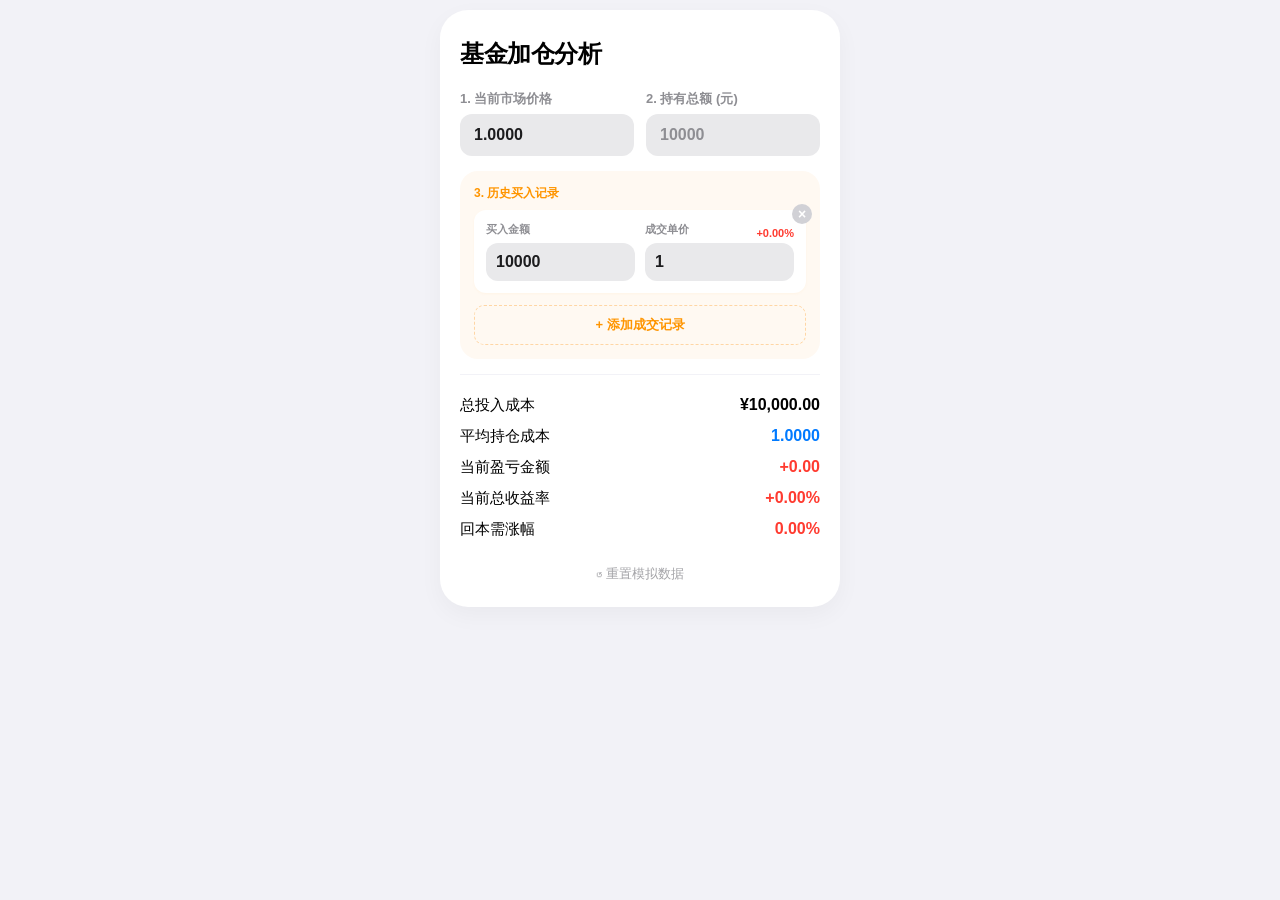
<file: jiacang.html>
<!DOCTYPE html>
<html lang="zh-CN">
<head>
    <meta charset="UTF-8">
    <!-- viewport-fit=cover 是消除顶部黑边的核心 -->
    <meta name="viewport" content="width=device-width, initial-scale=1.0, viewport-fit=cover">
    <title>基金加仓分析</title>
    <style>
        :root {
            --ios-blue: #007AFF;
            --ios-red: #FF3B30;
            --ios-green: #34C759;
            --ios-bg: #F2F2F7; /* 标准 iOS 列表背景色 */
            --ios-card: #FFFFFF;
            --ios-input: #E9E9EB;
            --ios-label: #8E8E93;
            --ios-orange: #FF9500;
        }

        /* 基础重置：让背景色撑满全屏，消除顶部黑块 */
        html, body {
            height: 100%;
            margin: 0;
            background-color: var(--ios-bg);
            -webkit-font-smoothing: antialiased;
        }

        * { -webkit-tap-highlight-color: transparent; box-sizing: border-box; }

        body {
            font-family: -apple-system, BlinkMacSystemFont, "SF Pro Display", "PingFang SC", sans-serif;
            display: flex;
            justify-content: center;
            align-items: flex-start;
            /* 处理刘海屏安全区域 */
            padding: env(safe-area-inset-top) 20px 40px;
        }

        .container {
            width: 100%;
            max-width: 400px;
            background: var(--ios-card);
            border-radius: 28px;
            padding: 24px 20px;
            margin-top: 10px; /* 距离顶部稍微留一点呼吸感 */
            box-shadow: 0 8px 24px rgba(0,0,0,0.04);
        }

        h1 { font-size: 24px; font-weight: 800; margin: 4px 0 20px; letter-spacing: -0.5px; }

        .input-grid {
            display: grid;
            grid-template-columns: 1fr 1fr;
            gap: 12px;
            margin-bottom: 15px;
        }

        .label-text { font-size: 13px; font-weight: 600; color: var(--ios-label); margin-bottom: 6px; display: block; }

        .input-field {
            background: var(--ios-input);
            border: none;
            border-radius: 12px;
            padding: 12px 14px;
            font-size: 16px;
            font-weight: 600;
            color: #1C1C1E;
            outline: none;
            width: 100%;
            -webkit-appearance: none;
        }

        /* 计划记录区（浅橙色风格） */
        .record-section {
            background: #FFF9F2;
            border-radius: 18px;
            padding: 14px;
            margin-bottom: 15px;
        }

        .orange-label { color: var(--ios-orange); font-size: 12px; font-weight: 700; margin-bottom: 8px; display: block; }

        .record-card {
            background: white;
            border-radius: 12px;
            padding: 12px;
            margin-bottom: 10px;
            position: relative;
            box-shadow: 0 1px 3px rgba(255,149,0,0.05);
        }

        .card-del-btn {
            position: absolute;
            top: -6px;
            right: -6px;
            width: 20px;
            height: 20px;
            background: #D1D1D6;
            color: white;
            border-radius: 50%;
            display: flex;
            align-items: center;
            justify-content: center;
            font-size: 14px;
            font-weight: bold;
            cursor: pointer;
        }

        .btn-add-outline {
            width: 100%;
            background: transparent;
            color: var(--ios-orange);
            border: 1.5px dashed #FFD6A5;
            border-radius: 10px;
            padding: 10px;
            font-size: 13px;
            font-weight: 600;
            margin-top: 2px;
        }

        /* 结果面板：紧凑、清晰 */
        .res-panel { margin-top: 10px; border-top: 0.5px solid #F2F2F7; padding-top: 15px; }
        .res-row { display: flex; justify-content: space-between; padding: 6px 0; font-size: 15px; }
        .res-row b { font-variant-numeric: tabular-nums; font-weight: 700; font-size: 16px; }

        .reset-link {
            text-align: center;
            display: block;
            margin-top: 20px;
            color: var(--ios-label);
            font-size: 13px;
            text-decoration: none;
            opacity: 0.8;
        }
        .single-gain { font-size: 11px; font-weight: 700; margin-left: 4px; }
    </style>
</head>
<body>

    <div class="container">
        <h1>基金加仓分析</h1>

        <div class="input-grid">
            <div class="input-box">
                <span class="label-text">1. 当前市场价格</span>
                <input type="number" id="currentPrice" class="input-field" value="1.0000" step="0.0001" oninput="calculate(true)">
            </div>
            <div class="input-box">
                <span class="label-text">2. 持有总额 (元)</span>
                <input type="number" id="display_total" class="input-field" value="10000" readonly style="color:#8E8E93">
            </div>
        </div>

        <div class="record-section">
            <span class="orange-label">3. 历史买入记录</span>
            <div id="buy-list"></div>
            <button class="btn-add-outline" onclick="addRecord()">+ 添加成交记录</button>
        </div>

        <div class="res-panel">
            <div class="res-row"><span>总投入成本</span><b id="res-totalA">¥0.00</b></div>
            <div class="res-row"><span>平均持仓成本</span><b id="res-avgP" style="color:var(--ios-blue)">0.0000</b></div>
            <div class="res-row"><span>当前盈亏金额</span><b id="res-loss">0.00</b></div>
            <div class="res-row"><span>当前总收益率</span><b id="res-percent">0.00%</b></div>
            <div class="res-row"><span>回本需涨幅</span><b id="res-need">0.00%</b></div>
        </div>

        <a href="#" class="reset-link" onclick="clearAll()">↺ 重置模拟数据</a>
    </div>

    <script>
        let isManualPrice = false;

        function calculate(fromManual = false) {
            if (fromManual) isManualPrice = true;
            const records = document.querySelectorAll('.record-group');
            let totalAmount = 0, totalShares = 0, lastPrice = null;

            records.forEach(group => {
                const amt = parseFloat(group.querySelector('.amt').value) || 0;
                const pri = parseFloat(group.querySelector('.pri').value) || 0;
                if (amt > 0 && pri > 0) { lastPrice = pri; }
            });

            if (!isManualPrice && lastPrice !== null) {
                document.getElementById('currentPrice').value = lastPrice.toFixed(4);
            }

            const currP = parseFloat(document.getElementById('currentPrice').value) || 0;

            records.forEach(group => {
                const amt = parseFloat(group.querySelector('.amt').value) || 0;
                const pri = parseFloat(group.querySelector('.pri').value) || 0;
                const gainEl = group.querySelector('.single-gain');
                if (amt > 0 && pri > 0) {
                    totalAmount += amt;
                    totalShares += amt / pri;
                    const gain = ((currP - pri) / pri * 100).toFixed(2);
                    gainEl.innerText = (gain >= 0 ? '+' : '') + gain + '%';
                    gainEl.style.color = gain >= 0 ? 'var(--ios-red)' : 'var(--ios-green)';
                }
            });

            if (totalShares <= 0) return;

            const avgCost = totalAmount / totalShares;
            const loss = (totalShares * currP) - totalAmount;
            const lossP = (loss / totalAmount * 100).toFixed(2);
            const need = currP > 0 ? ((avgCost - currP) / currP * 100).toFixed(2) : 0;

            document.getElementById('res-totalA').innerText = '¥' + totalAmount.toLocaleString(undefined, {minimumFractionDigits: 2});
            document.getElementById('res-avgP').innerText = avgCost.toFixed(4);
            document.getElementById('res-loss').innerText = (loss >= 0 ? '+' : '') + loss.toFixed(2);
            document.getElementById('res-loss').style.color = loss >= 0 ? 'var(--ios-red)' : 'var(--ios-green)';
            document.getElementById('res-percent').innerText = (loss >= 0 ? '+' : '') + lossP + '%';
            document.getElementById('res-percent').style.color = loss >= 0 ? 'var(--ios-red)' : 'var(--ios-green)';
            document.getElementById('res-need').innerText = need + '%';
            document.getElementById('res-need').style.color = need > 0 ? 'var(--ios-green)' : 'var(--ios-red)';
            document.getElementById('display_total').value = totalAmount.toFixed(0);
        }

        function addRecord(defaultAmt = "", defaultPri = "") {
            isManualPrice = false;
            const list = document.getElementById('buy-list');
            const div = document.createElement('div');
            div.className = 'record-card record-group';
            div.innerHTML = `
                <div class="card-del-btn" onclick="this.parentElement.remove();calculate()">×</div>
                <div style="display:grid; grid-template-columns: 1fr 1fr; gap:10px;">
                    <div class="input-box">
                        <span class="label-text" style="font-size:11px;">买入金额</span>
                        <input type="number" class="input-field amt" style="padding:10px;" value="${defaultAmt}" oninput="calculate()">
                    </div>
                    <div class="input-box">
                        <div style="display:flex; justify-content:space-between; align-items:center;">
                            <span class="label-text" style="font-size:11px;">成交单价</span>
                            <span class="single-gain">0%</span>
                        </div>
                        <input type="number" class="input-field pri" style="padding:10px;" value="${defaultPri}" oninput="calculate()">
                    </div>
                </div>
            `;
            list.appendChild(div);
            calculate();
        }

        function clearAll() {
            if(confirm("确定重置所有模拟数据吗？")) {
                isManualPrice = false;
                document.getElementById('buy-list').innerHTML = '';
                addRecord(10000, 1.000);
            }
        }

        window.onload = () => addRecord(10000, 1.000);
    </script>
</body>
</html>
</file>
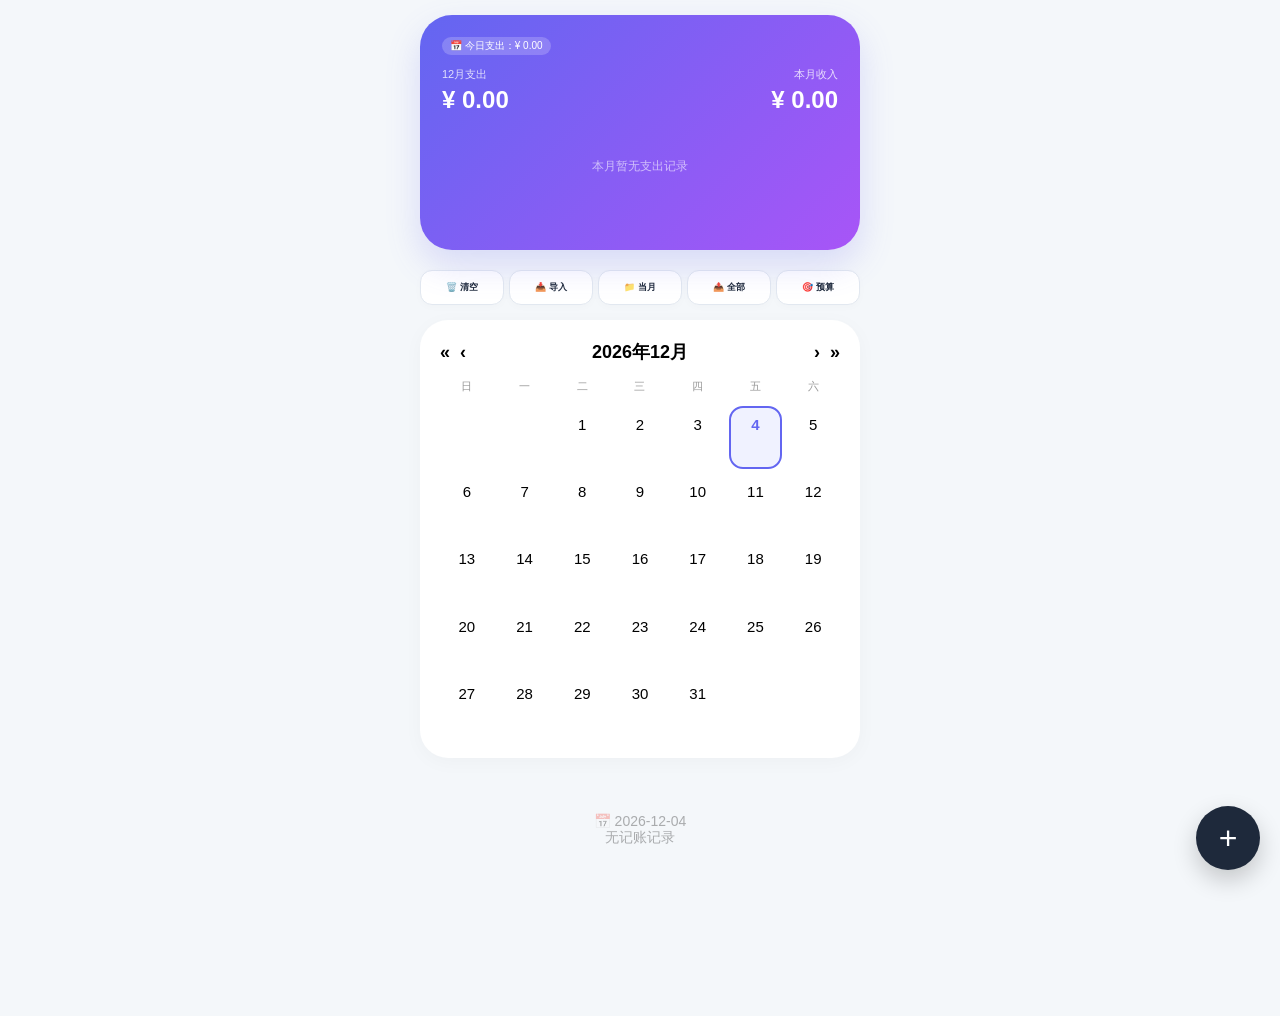
<file: ledger.html>
<!DOCTYPE html>
<html lang="zh-CN">
<head>
    <meta charset="UTF-8">
    <meta name="viewport" content="width=device-width, initial-scale=1.0, maximum-scale=1.0, user-scalable=no">
    <title>日历记账本 - 进度看板版</title>
    <style>
        :root { 
            --primary: #6366f1; --secondary: #a855f7; --bg: #f4f7fa; 
            --text-main: #1e293b; --text-sub: #64748b; --white: #ffffff;
            --success: #10b981; --danger: #ef4444;
        }

        * { box-sizing: border-box; -webkit-tap-highlight-color: transparent; }
        
        body { 
            font-family: -apple-system, "PingFang SC", sans-serif; 
            background: var(--bg); margin: 0; padding: 15px; 
            display: flex; flex-direction: column; align-items: center; 
            overflow-x: hidden; width: 100%;
        }

        .container { width: 100%; max-width: 440px; position: relative; }

        /* --- 看板 --- */
        .dashboard-wrapper {
            position: relative; width: 100%; height: 235px; 
            perspective: 1000px; margin-bottom: 20px;
        }
        .dashboard {
            width: 100%; height: 100%;
            transition: transform 0.6s cubic-bezier(0.4, 0, 0.2, 1);
            transform-style: preserve-3d; cursor: pointer; position: relative;
        }
        .dashboard.flipped { transform: rotateY(180deg); }
        .db-front, .db-back {
            position: absolute; top: 0; left: 0; width: 100%; height: 100%;
            backface-visibility: hidden; padding: 22px; border-radius: 32px;
            background: linear-gradient(135deg, var(--primary) 0%, var(--secondary) 100%);
            color: white; box-shadow: 0 15px 35px rgba(99, 102, 241, 0.2);
            display: flex; flex-direction: column;
        }
        .db-back { transform: rotateY(180deg); justify-content: center; }

        .stats-row { display: flex; justify-content: space-between; margin-bottom: 8px; }
        .stat-item h3 { font-size: 24px; margin: 4px 0; font-weight: 800; }
        .stat-item p { font-size: 11px; opacity: 0.8; margin: 0; }
        
        .today-badge { 
            background: rgba(255,255,255,0.2); font-size: 10px; 
            padding: 2px 8px; border-radius: 20px; align-self: flex-start;
            margin-bottom: 12px;
        }

        .segmented-progress {
            display: flex; height: 12px; width: 100%; 
            background: rgba(255, 255, 255, 0.1); 
            border-radius: 10px; overflow: hidden; margin: 10px 0;
            border: 1px solid rgba(255, 255, 255, 0.1);
        }
        .progress-segment { height: 100%; transition: width 0.6s ease; border-right: 0.5px solid rgba(255,255,255,0.1); }
        .progress-legend { display: flex; flex-wrap: wrap; gap: 10px; margin-top: 2px; }
        .legend-item { display: flex; align-items: center; font-size: 10px; gap: 4px; opacity: 0.85; }
        .legend-dot { width: 6px; height: 6px; border-radius: 50%; }

        .yearly-title { font-size: 10px; opacity: 0.7; text-align: center; margin-bottom: 22px; letter-spacing: 1px; }
        .chart-bars { display: flex; align-items: flex-end; justify-content: space-between; height: 65px; gap: 4px; }
        .bar { width: 100%; min-height: 4px; border-radius: 3px; transition: 0.3s; }
        .bar.selected { border: 2px solid white; transform: scaleY(1.1); box-shadow: 0 0 10px white; }
        .year-summary-box { 
            margin-top: 24px; background: rgba(255,255,255,0.12); padding: 12px; 
            border-radius: 16px; text-align: center; font-size: 12px;
        }

        /* --- 工具栏：改为 5 按钮适配 --- */
        .calendar-tools { display: grid; grid-template-columns: repeat(5, 1fr); gap: 5px; margin-bottom: 15px; width: 100%; }
        .tool-btn { 
            background: #fff; border: 1px solid #e2e8f0; padding: 10px 2px; 
            border-radius: 12px; font-size: 9px; color: var(--text-main); 
            font-weight: 700; cursor: pointer; text-align: center;
            box-shadow: 0 2px 8px rgba(0,0,0,0.02);
            white-space: nowrap;
        }

        /* --- 日历 --- */
        .calendar-card { background: var(--white); border-radius: 28px; padding: 20px; box-shadow: 0 4px 20px rgba(0,0,0,0.03); margin-bottom: 15px; }
        .calendar-header { display: flex; justify-content: space-between; align-items: center; margin-bottom: 15px; font-weight: 800; font-size: 18px; }
        .calendar-grid { display: grid; grid-template-columns: repeat(7, 1fr); gap: 4px; text-align: center; }
        .day { 
            aspect-ratio: 0.85; display: flex; flex-direction: column; align-items: center; 
            justify-content: flex-start; font-size: 15px; border-radius: 14px; 
            cursor: pointer; padding-top: 8px; border: 2px solid transparent; transition: 0.2s;
        }
        .day.selected { border-color: var(--primary) !important; background: #f8fafc; }
        .day.today { color: var(--primary); font-weight: 900; background: #f0f2ff; }
        .day-exp-sum { font-size: 9px; color: var(--danger); font-weight: 700; transform: scale(0.85); margin-top: 2px; }

        /* --- 详情列表 --- */
        .detail-section { width: 100%; padding-bottom: 100px; }
        .card { 
            background: var(--white); padding: 16px; border-radius: 20px; 
            display: flex; align-items: center; margin-bottom: 12px; 
            box-shadow: 0 3px 10px rgba(0,0,0,0.02);
            transition: all 0.3s ease;
        }
        .card.removing { opacity: 0; transform: translateX(20px); margin-bottom: -60px; }
        .category-icon { width: 44px; height: 44px; border-radius: 14px; display: flex; align-items: center; justify-content: center; font-size: 22px; margin-right: 14px; background: #f8fafc; }
        .amt { font-size: 17px; font-weight: 800; text-align: right; }
        .amt-income { color: var(--success); }
        .amt-expense { color: var(--danger); }

        /* --- 弹窗 --- */
        .fab { position: fixed; bottom: 30px; right: 20px; width: 64px; height: 64px; background: #1e293b; color: white; border-radius: 50%; display: flex; align-items: center; justify-content: center; font-size: 32px; box-shadow: 0 10px 25px rgba(0,0,0,0.2); z-index: 99; cursor: pointer; }
        .modal { position: fixed; inset: 0; background: rgba(0,0,0,0.4); display: none; align-items: flex-end; justify-content: center; z-index: 1000; backdrop-filter: blur(8px); }
        .modal-content { background: white; width: 100%; max-width: 440px; border-radius: 32px 32px 0 0; padding: 30px 20px 40px; }
        
        input, select { 
            width: 100%; height: 54px; margin-bottom: 15px; border-radius: 18px; 
            border: 1.5px solid #f1f5f9; padding: 0 15px; font-size: 16px; background: #f8fafc;
        }
        
        input[type="date"] {
            display: flex !important; align-items: center !important; text-align: left !important; -webkit-appearance: none;
            color: var(--text-main);
        }
        input[type="date"]::-webkit-date-and-time-value { 
            text-align: left !important; width: 100% !important; 
            -webkit-text-fill-color: var(--text-main);
        }

        .btn-save { width: 100%; background: #1e293b; color: white; padding: 18px; border-radius: 20px; font-weight: 800; border: none; font-size: 18px; cursor: pointer; }
    </style>
</head>
<body>

<div class="container">
    <div class="dashboard-wrapper">
        <div class="dashboard" id="main-db" onclick="this.classList.toggle('flipped')">
            <div class="db-front">
                <div class="today-badge">📅 今日支出：<span id="today-expense">¥ 0.00</span></div>
                <div class="stats-row">
                    <div class="stat-item"><p id="m-label-exp">本月支出</p><h3 id="month-expense">¥ 0.00</h3></div>
                    <div class="stat-item" style="text-align: right;"><p id="m-label-inc">本月收入</p><h3 id="month-income">¥ 0.00</h3></div>
                </div>
                <div id="progress-container"></div>
            </div>
            <div class="db-back">
                <div class="yearly-title" id="year-label-text">年度统计 (点击返回)</div>
                <div class="chart-bars" id="yearly-bars"></div>
                <div class="year-summary-box">
                    <span>年度总结余：</span><b id="year-balance">¥ 0.00</b><br>
                    <small id="year-advice" style="opacity: 0.8; margin-top: 6px; display: inline-block;"></small>
                </div>
            </div>
        </div>
    </div>

    <!-- 修复后的工具栏：5个按钮并排（缩小字体） -->
    <div class="calendar-tools">
        <div class="tool-btn" onclick="resetData()">🗑️ 清空</div>
        <div class="tool-btn" onclick="document.getElementById('importFile').click()">📥 导入</div>
        <div class="tool-btn" onclick="exportToCSV(true)">📁 当月</div>
        <div class="tool-btn" onclick="exportToCSV(false)">📤 全部</div>
        <div class="tool-btn" onclick="setBudget()">🎯 预算</div>
        <input type="file" id="importFile" accept=".csv" style="display:none" onchange="importFromCSV(this)">
    </div>

    <div class="calendar-card">
        <div class="calendar-header">
            <div style="display: flex; gap: 10px;"><div onclick="changeYear(-1)" style="cursor:pointer">«</div><div onclick="changeMonth(-1)" style="cursor:pointer">‹</div></div>
            <div id="calendar-month-year" onclick="jumpToCurrent()" style="cursor:pointer">2026年03月</div>
            <div style="display: flex; gap: 10px;"><div onclick="changeMonth(1)" style="cursor:pointer">›</div><div onclick="changeYear(1)" style="cursor:pointer">»</div></div>
        </div>
        <div class="calendar-grid" id="calendar-grid"></div>
    </div>

    <div class="detail-section" id="day-detail-list"></div>
</div>

<div class="fab" onclick="toggleModal(true)">+</div>

<div class="modal" id="add-modal" onclick="if(event.target==this) toggleModal(false)">
    <div class="modal-content">
        <h3 style="text-align: center; margin-top:0; margin-bottom: 20px;">新记一笔</h3>
        <input type="date" id="date-input">
        <select id="category" onchange="applyMemory(this.value)">
            <option value="餐饮">🍔 餐饮美食</option>
            <option value="交通">🚗 交通出行</option>
            <option value="购物">🛍️ 日常购物</option>
            <option value="娱乐">🎮 休闲娱乐</option>
            <option value="医疗">🏥 医疗健康</option>
            <option value="住房">🏠 住房物业</option>
            <option value="收入">💰 收入入账</option>
        </select>
        <input type="number" id="amount" placeholder="输入金额 0.00" inputmode="decimal">
        <input type="text" id="desc" placeholder="备注信息（可选）">
        <button class="btn-save" onclick="addRecord()">确认保存</button>
    </div>
</div>

<script>
    const STORAGE_KEY = 'cal_ledger_v6';
    const MEMORY_KEY = 'ledger_desc_memory';
    const BUDGET_KEY = 'ledger_budget';
    
    let records = JSON.parse(localStorage.getItem(STORAGE_KEY)) || [];
    let descMemory = JSON.parse(localStorage.getItem(MEMORY_KEY)) || {};
    let monthBudget = localStorage.getItem(BUDGET_KEY) || 0;
    
    let calendarDate = new Date();
    const getISODate = (d) => {
        const date = new Date(d);
        return `${date.getFullYear()}-${String(date.getMonth() + 1).padStart(2, '0')}-${String(date.getDate()).padStart(2, '0')}`;
    };
    let selectedDateStr = getISODate(new Date());

    const icons = { '餐饮':'🍔','交通':'🚗','购物':'🛍️','娱乐':'🎮','医疗':'🏥','住房':'🏠','收入':'💰','默认':'📝'};
    const lightProgressColors = ['#ffccd5', '#caffbf', '#fdffb6', '#a0c4ff', '#bdb2ff', '#9bfbc0', '#ffd6a5'];
    const barColors = ['#FFADAD', '#FFD6A5', '#FDFFB6', '#CAFFBF', '#9BFBC0', '#A0C4FF', '#BDB2FF', '#FFC6FF', '#FF9AA2', '#8FCACA'];

    window.onload = () => { refreshAll(); };

    function refreshAll() { renderDashboard(); renderCalendar(); renderDayDetail(); }

    function renderDashboard() {
        const year = calendarDate.getFullYear(), month = calendarDate.getMonth();
        const todayStr = getISODate(new Date());
        let yExp = 0, yInc = 0, yData = Array(12).fill(0);
        let cateStats = {}, totalMExp = 0, totalMInc = 0, totalTodayExp = 0;

        records.forEach(r => {
            const d = new Date(r.date);
            const isExp = r.category !== '收入';
            if(r.date === todayStr && isExp) totalTodayExp += r.amount;
            if(d.getFullYear() === year) {
                const m = d.getMonth();
                if(!isExp) {
                    yInc += r.amount;
                    if(m === month) totalMInc += r.amount;
                } else {
                    yExp += r.amount;
                    yData[m] += r.amount;
                    if(m === month) {
                        totalMExp += r.amount;
                        cateStats[r.category] = (cateStats[r.category] || 0) + r.amount;
                    }
                }
            }
        });

        document.getElementById('today-expense').innerText = `¥ ${totalTodayExp.toFixed(2)}`;
        document.getElementById('month-expense').innerText = `¥ ${totalMExp.toFixed(2)}`;
        document.getElementById('month-income').innerText = `¥ ${totalMInc.toFixed(2)}`;
        document.getElementById('m-label-exp').innerText = (month+1) + '月支出';

        const progContainer = document.getElementById('progress-container');
        if(totalMExp === 0 && monthBudget == 0) {
            progContainer.innerHTML = '<p style="text-align:center; opacity:0.6; padding-top:20px; font-size:12px">本月暂无支出记录</p>';
        } else {
            const sortedCates = Object.entries(cateStats).sort((a,b)=>b-a);
            let barHtml = '<div class="segmented-progress">';
            let legendHtml = '<div class="progress-legend">';
            if(monthBudget > 0) {
                const remain = monthBudget - totalMExp;
                legendHtml += `<div class="legend-item" style="color:#fff; font-weight:800">🎯 剩余: ¥${remain.toFixed(0)}</div>`;
            }
            sortedCates.forEach(([cat, val], idx) => {
                const ratio = (val / (totalMExp || 1) * 100).toFixed(1);
                const color = lightProgressColors[idx % lightProgressColors.length];
                if(ratio > 1) {
                    barHtml += `<div class="progress-segment" style="width: ${ratio}%; background: ${color}"></div>`;
                    legendHtml += `<div class="legend-item"><div class="legend-dot" style="background: ${color}"></div><span>${cat} ${Math.round(ratio)}%</span></div>`;
                }
            });
            progContainer.innerHTML = barHtml + '</div>' + legendHtml + '</div>';
        }

        document.getElementById('year-label-text').innerText = `${year}年度收支统计 (点击返回)`;
        document.getElementById('year-balance').innerText = `¥ ${(yInc - yExp).toFixed(2)}`;
        const advice = (yInc - yExp) > 0 ? "🎉 今年盈余不错！" : "⚠️ 处于负债状态。";
        document.getElementById('year-advice').innerText = advice;

        const maxVal = Math.max(...yData, 1);
        document.getElementById('yearly-bars').innerHTML = yData.map((val, i) => {
            const h = (val / maxVal) * 100;
            const isCur = i === month;
            return `<div class="bar ${isCur?'selected':''}" style="height:${Math.max(h, 8)}%; background:${isCur?'#fff':barColors[i%10]}"></div>`;
        }).join('');
    }

    function setBudget() {
        const b = prompt("请输入月度预算金额：", monthBudget);
        if(b !== null) {
            monthBudget = parseFloat(b) || 0;
            localStorage.setItem(BUDGET_KEY, monthBudget);
            refreshAll();
        }
    }

    function renderCalendar() {
        const grid = document.getElementById('calendar-grid');
        grid.innerHTML = '';
        const y = calendarDate.getFullYear(), m = calendarDate.getMonth();
        document.getElementById('calendar-month-year').innerText = `${y}年${String(m+1).padStart(2,'0')}月`;
        ['日','一','二','三','四','五','六'].forEach(w => grid.innerHTML += `<div style="font-size:11px; opacity:0.4; padding-bottom:8px">${w}</div>`);
        const firstDay = new Date(y, m, 1).getDay();
        const daysInMonth = new Date(y, m+1, 0).getDate();
        const todayStr = getISODate(new Date());
        for(let i=0; i<firstDay; i++) grid.innerHTML += `<div></div>`;
        for(let d=1; d<=daysInMonth; d++) {
            const ds = `${y}-${String(m+1).padStart(2,'0')}-${String(d).padStart(2,'0')}`;
            const dayExp = records.filter(r => r.date===ds && r.category!=='收入').reduce((s,r)=>s+r.amount,0);
            grid.innerHTML += `<div class="day ${ds===selectedDateStr?'selected':''} ${ds===todayStr?'today':''}" onclick="selectDate('${ds}')">
                ${d}<span class="day-exp-sum">${dayExp>0?'¥'+dayExp.toFixed(0):''}</span>
            </div>`;
        }
    }

    function selectDate(ds) { selectedDateStr = ds; refreshAll(); }

    function renderDayDetail() {
        const list = document.getElementById('day-detail-list');
        const dayRecs = records.filter(r => r.date === selectedDateStr).sort((a,b)=>b.id-a.id);
        list.innerHTML = dayRecs.length ? '' : `<p style="text-align:center; opacity:0.3; padding:40px; font-size:14px">📅 ${selectedDateStr}<br>无记账记录</p>`;
        dayRecs.forEach(r => {
            const isInc = r.category==='收入';
            list.innerHTML += `
            <div class="card" id="rec-${r.id}">
                <div class="category-icon">${icons[r.category]||'📝'}</div>
                <div style="flex:1"><b>${r.desc || r.category}</b><br><small style="opacity:0.5">${r.time}</small></div>
                <div class="amt ${isInc?'amt-income':'amt-expense'}">${isInc?'+':'-'}${r.amount.toFixed(2)}</div>
                <div style="margin-left:15px; color:var(--danger); font-size:12px; cursor:pointer; padding:10px" onclick="deleteRecord(${r.id})">✕</div>
            </div>`;
        });
    }

    function deleteRecord(id) {
        if(confirm('确认删除？')) {
            const card = document.getElementById(`rec-${id}`);
            if(card) {
                card.classList.add('removing');
                setTimeout(() => {
                    records = records.filter(r => r.id !== id);
                    saveData(); refreshAll();
                }, 300);
            } else {
                records = records.filter(r => r.id !== id);
                saveData(); refreshAll();
            }
        }
    }

    function applyMemory(category) {
        const descInput = document.getElementById('desc');
        if (descMemory[category]) descInput.value = descMemory[category];
        else descInput.value = '';
    }

    function addRecord() {
        const amtInput = document.getElementById('amount');
        const descInput = document.getElementById('desc');
        const cateInput = document.getElementById('category');
        const amt = parseFloat(amtInput.value);
        if(!amt) return alert('请输入金额');
        const newRecord = { 
            id:Date.now(), date:document.getElementById('date-input').value, amount:amt, 
            category:cateInput.value, desc:descInput.value, 
            time:new Date().toLocaleTimeString([],{hour:'2-digit',minute:'2-digit',hour12:false}) 
        };
        if (descInput.value.trim() !== "") {
            descMemory[cateInput.value] = descInput.value;
            localStorage.setItem(MEMORY_KEY, JSON.stringify(descMemory));
        }
        records.push(newRecord);
        saveData(); 
        amtInput.value=''; descInput.value=''; toggleModal(false); refreshAll();
    }

    function exportToCSV(onlyCurrentMonth = false) { 
        let filtered = records;
        let filename = "全部账单备份.csv";
        if(onlyCurrentMonth) {
            const y = calendarDate.getFullYear(), m = calendarDate.getMonth();
            filtered = records.filter(r => {
                const d = new Date(r.date);
                return d.getFullYear() === y && d.getMonth() === m;
            });
            filename = `${y}-${String(m+1).padStart(2,'0')}_账单.csv`;
        }
        if(filtered.length === 0) return alert('没有导出数据');
        let csv = "\uFEFF日期,时间,分类,金额,描述\n"; 
        filtered.sort((a,b) => a.date.localeCompare(b.date)).forEach(r => {
            csv += `${r.date},${r.time||'00:00'},${r.category},${r.amount},${r.desc||''}\n`;
        });
        const link = document.createElement("a");
        link.href = URL.createObjectURL(new Blob([csv], {type:'text/csv'}));
        link.download = filename;
        link.click();
    }

    function toggleModal(s) { 
        if(s) {
            document.getElementById('date-input').value = selectedDateStr;
            applyMemory(document.getElementById('category').value);
        }
        document.getElementById('add-modal').style.display = s ? 'flex' : 'none'; 
    }
    function resetData() { if(confirm('确定清空所有数据？')) { records=[]; descMemory={}; localStorage.clear(); refreshAll(); } }
    function saveData() { localStorage.setItem(STORAGE_KEY, JSON.stringify(records)); }
    function changeMonth(s) { calendarDate.setMonth(calendarDate.getMonth()+s); refreshAll(); }
    function changeYear(s) { calendarDate.setFullYear(calendarDate.getFullYear()+s); refreshAll(); }
    function jumpToCurrent() { calendarDate = new Date(); selectedDateStr = getISODate(new Date()); refreshAll(); }

    function importFromCSV(input) {
        const reader = new FileReader();
        reader.onload = (e) => {
            const rows = e.target.result.split('\n').slice(1).filter(r=>r.trim());
            records = rows.map((r,i) => {
                const c = r.split(',');
                return { id:Date.now()+i, date:c?.trim(), time:c?.trim()||"00:00", category:c?.trim(), amount:parseFloat(c)||0, desc:c?.trim()||"" };
            });
            saveData(); refreshAll();
        };
        reader.readAsText(input.files);
    }
</script>
</body>
</html>
</file>
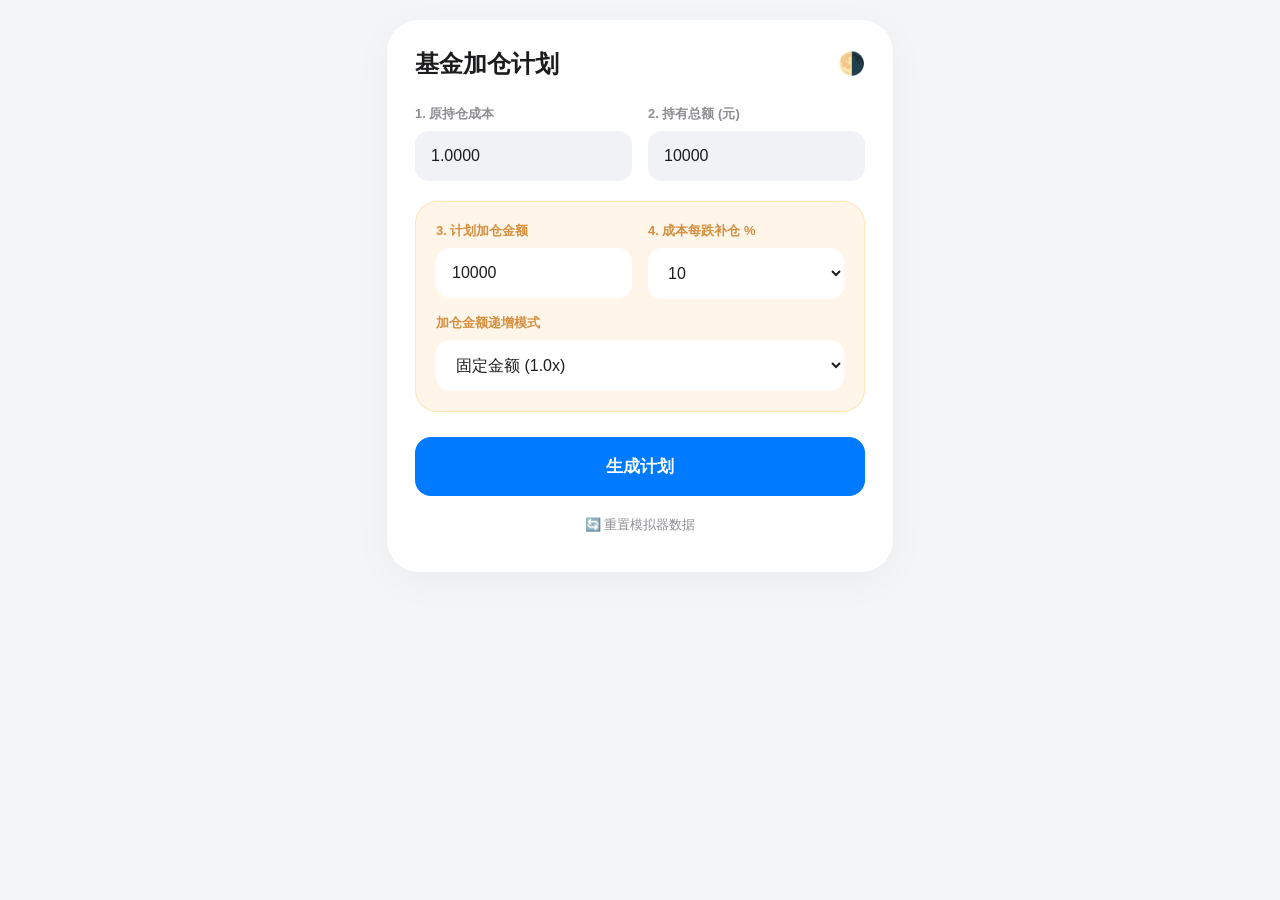
<file: plan.html>
<!DOCTYPE html>
<html lang="zh-CN">
<head>
    <meta charset="UTF-8">
    <meta name="viewport" content="width=device-width, initial-scale=1.0, maximum-scale=1.0, user-scalable=no">
    <title>基金加仓计划</title>
    
    <link rel="manifest" href="manifest.json">
    <meta name="apple-mobile-web-app-capable" content="yes">
    <meta name="apple-mobile-web-app-status-bar-style" content="black-translucent">
    <meta name="apple-mobile-web-app-title" content="加仓助手">
    
    <style>
        :root {
            --bg-color: #F4F5F7; --card-bg: #FFFFFF; --input-bg: #F0F2F5;
            --primary-blue: #007AFF; --btn-secondary: #E5E5EA;
            --accent-orange: #FFF5E9; --text-main: #1C1C1E;
            --text-secondary: #8E8E93; --apple-red: #FF3B30; --apple-green: #34C759;
        }

        [data-theme='dark'] {
            --bg-color: #000000; --card-bg: #1C1C1E; --input-bg: #2C2C2E;
            --primary-blue: #0A84FF; --btn-secondary: #2C2C2E;
            --accent-orange: #2C2115; --text-main: #FFFFFF;
        }

        html, body { overscroll-behavior-y: none; margin: 0; padding: 0; transition: background-color 0.3s; }
        body { font-family: -apple-system, sans-serif; background-color: var(--bg-color); display: flex; justify-content: center; padding: 20px; }

        .app-container { width: 100%; max-width: 450px; background: var(--card-bg); border-radius: 32px; padding: 28px; box-shadow: 0 10px 40px rgba(0,0,0,0.04); }
        .header { display: flex; justify-content: space-between; align-items: center; margin-bottom: 25px; }
        .header h1 { font-size: 24px; font-weight: 800; color: var(--text-main); margin: 0; }

        .label { font-size: 13px; color: var(--text-secondary); margin-bottom: 8px; display: block; font-weight: 600; }
        input, select { width: 100%; background: var(--input-bg); border: none; border-radius: 14px; padding: 16px; font-size: 16px; color: var(--text-main); outline: none; box-sizing: border-box; }

        .grid-2 { display: grid; grid-template-columns: 1fr 1fr; gap: 16px; margin-bottom: 20px; }
        .plan-box { background: var(--accent-orange); padding: 20px; border-radius: 22px; border: 1px solid rgba(255, 165, 0, 0.2); margin-bottom: 25px; }
        .plan-box input, .plan-box select { background: var(--card-bg); }
        .plan-box .label { color: #D68F3F; }

        .btn-group { display: flex; gap: 12px; margin-bottom: 20px; width: 100%; }
        .btn-main { flex: 1; background: var(--primary-blue); color: #FFF; border: none; border-radius: 16px; padding: 18px 0; font-size: 17px; font-weight: 700; cursor: pointer; text-align: center; }
        .btn-sub { flex: 1; background: var(--btn-secondary); color: var(--text-main); border: none; border-radius: 16px; padding: 18px 0; font-size: 17px; font-weight: 600; cursor: pointer; display: none; text-align: center; }
        .btn-main:active, .btn-sub:active { opacity: 0.7; transform: scale(0.98); }

        .res-card { background: #F9F9FB; border-radius: 22px; padding: 20px; margin-top: 15px; border: 0.5px solid #EEE; display: flex; flex-direction: column; gap: 12px; }
        [data-theme='dark'] .res-card { background: var(--input-bg); border-color: #38383A; }
        
        .res-header { display: flex; justify-content: space-between; align-items: center; }
        .step-tag { background: var(--primary-blue); color: white; padding: 4px 10px; border-radius: 8px; font-size: 12px; font-weight: 700; }
        .rise-tag { color: var(--apple-red); font-weight: 800; font-size: 15px; }
        .res-body { display: grid; grid-template-columns: 1fr 1fr; gap: 10px; border-bottom: 1px dashed #DDD; padding-bottom: 12px; }
        .val-group .v-label { font-size: 11px; color: var(--text-secondary); display: block; margin-bottom: 3px; }
        .val-group .v-main { font-size: 18px; font-weight: 700; color: var(--text-main); }
        .res-footer { font-size: 12px; color: var(--text-secondary); display: flex; flex-direction: column; gap: 6px; }
        .loss-text { color: var(--apple-green); font-weight: 600; font-size: 13px; }
        .footer-link { text-align: center; font-size: 13px; color: var(--text-secondary); cursor: pointer; margin-top: 10px; }
    </style>
</head>
<body data-theme="light">

<div class="app-container">
    <div class="header">
        <h1>基金加仓计划</h1>
        <div style="font-size: 22px; cursor: pointer;" onclick="toggleTheme()">🌗</div>
    </div>

    <div class="grid-2">
        <div><span class="label">1. 原持仓成本</span><input type="number" id="baseCost" value="1.0000" step="0.0001"></div>
        <div><span class="label">2. 持有总额 (元)</span><input type="number" id="baseAmount" value="10000"></div>
    </div>

    <div class="plan-box">
        <div class="grid-2" style="margin-bottom:15px">
            <div><span class="label">3. 计划加仓金额</span><input type="number" id="firstAdd" value="10000"></div>
            <div>
                <span class="label">4. 成本每跌补仓 %</span>
                <!-- 更新后的下拉框 -->
                <select id="dropPercent">
                    <option value="5">5</option>
                    <option value="10" selected>10</option>
                    <option value="15">15</option>
                    <option value="20">20</option>
                </select>
            </div>
        </div>
        <div><span class="label">加仓金额递增模式</span><select id="investMode"><option value="1.0">固定金额 (1.0x)</option><option value="1.5">稳健增量 (1.5x)</option><option value="2.0">进取倍投 (2.0x)</option></select></div>
    </div>

    <div class="btn-group">
        <button class="btn-main" onclick="runPlan()">生成计划</button>
        <button id="csvBtn" class="btn-sub" onclick="exportToCSV()">导出 CSV</button>
    </div>
    
    <div class="footer-link" onclick="location.reload()">🔄 重置模拟器数据</div>

    <div id="resultsArea" style="margin-top:10px"></div>
</div>

<script>
    let rowsForCSV = [];

    function toggleTheme() {
        const body = document.body;
        body.setAttribute('data-theme', body.getAttribute('data-theme') === 'light' ? 'dark' : 'light');
    }

    function runPlan() {
        const baseCost = parseFloat(document.getElementById('baseCost').value);
        const baseAmount = parseFloat(document.getElementById('baseAmount').value);
        const ratio = parseFloat(document.getElementById('investMode').value);
        const firstAdd = parseFloat(document.getElementById('firstAdd').value);
        const dropPercent = parseFloat(document.getElementById('dropPercent').value) / 100;

        if(!baseCost || !baseAmount || !firstAdd) { alert("数据不完整"); return; }

        let totalAmount = baseAmount, totalShares = baseAmount / baseCost, nextAddMoney = firstAdd;
        let html = `<span class="label" style="color:var(--text-main); margin-bottom:12px;">📉 成本下跌路径推演表：</span>`;
        
        rowsForCSV = [["轮次", "净值跌幅", "成交价", "本次补仓额", "累计总投入", "平均成本", "反弹回本%", "浮亏预估"]];

        for (let currentDrop = dropPercent, step = 1; currentDrop <= 0.801; currentDrop += dropPercent, step++) {
            let nextPrice = baseCost * (1 - currentDrop);
            if (step > 1) nextAddMoney *= ratio;

            totalShares += (nextAddMoney / nextPrice);
            totalAmount += nextAddMoney;
            
            let newCost = totalAmount / totalShares;
            let currentLoss = (totalShares * nextPrice) - totalAmount;
            let needRise = ((newCost - nextPrice) / nextPrice * 100).toFixed(1);

            rowsForCSV.push([`第${step}补`, `${(currentDrop * 100).toFixed(0)}%`, nextPrice.toFixed(4), Math.round(nextAddMoney), Math.round(totalAmount), newCost.toFixed(4), `${needRise}%`, Math.round(currentLoss)]);

            html += `
                <div class="res-card">
                    <div class="res-header"><span class="step-tag">补仓 ${step}</span><span class="rise-tag">-${(currentDrop * 100).toFixed(0)}%</span></div>
                    <div class="res-body">
                        <div class="val-group"><span class="v-label">买入价</span><span class="v-main">${nextPrice.toFixed(4)}</span></div>
                        <div class="val-group" style="text-align:right"><span class="v-label">新成本</span><span class="v-main" style="color:var(--primary-blue)">${newCost.toFixed(4)}</span></div>
                    </div>
                    <div class="res-footer">
                        <span>本轮投入: <b>¥${Math.round(nextAddMoney).toLocaleString()}</b> | 需反弹 <b>${needRise}%</b> 回本</span>
                        <span class="loss-text">累计投入: ¥${Math.round(totalAmount).toLocaleString()} | 预估浮亏: ¥${Math.abs(Math.round(currentLoss)).toLocaleString()}</span>
                    </div>
                </div>`;
            if(step > 25) break; 
        }
        document.getElementById('resultsArea').innerHTML = html;
        document.getElementById('csvBtn').style.display = "block";
        document.getElementById('resultsArea').scrollIntoView({ behavior: 'smooth' });
    }

    function exportToCSV() {
        if (rowsForCSV.length <= 1) return;
        let csvContent = "\uFEFF"; 
        rowsForCSV.forEach(row => { csvContent += row.join(",") + "\r\n"; });
        const blob = new Blob([csvContent], { type: "text/csv;charset=utf-8;" });
        const url = URL.createObjectURL(blob);
        const link = document.createElement("a");
        link.setAttribute("href", url);
        link.setAttribute("download", `加仓计划_${new Date().toLocaleDateString()}.csv`);
        link.click();
    }

    if (window.matchMedia && window.matchMedia('(prefers-color-scheme: dark)').matches) {
        document.body.setAttribute('data-theme', 'dark');
    }
</script>
</body>
</html>
</file>
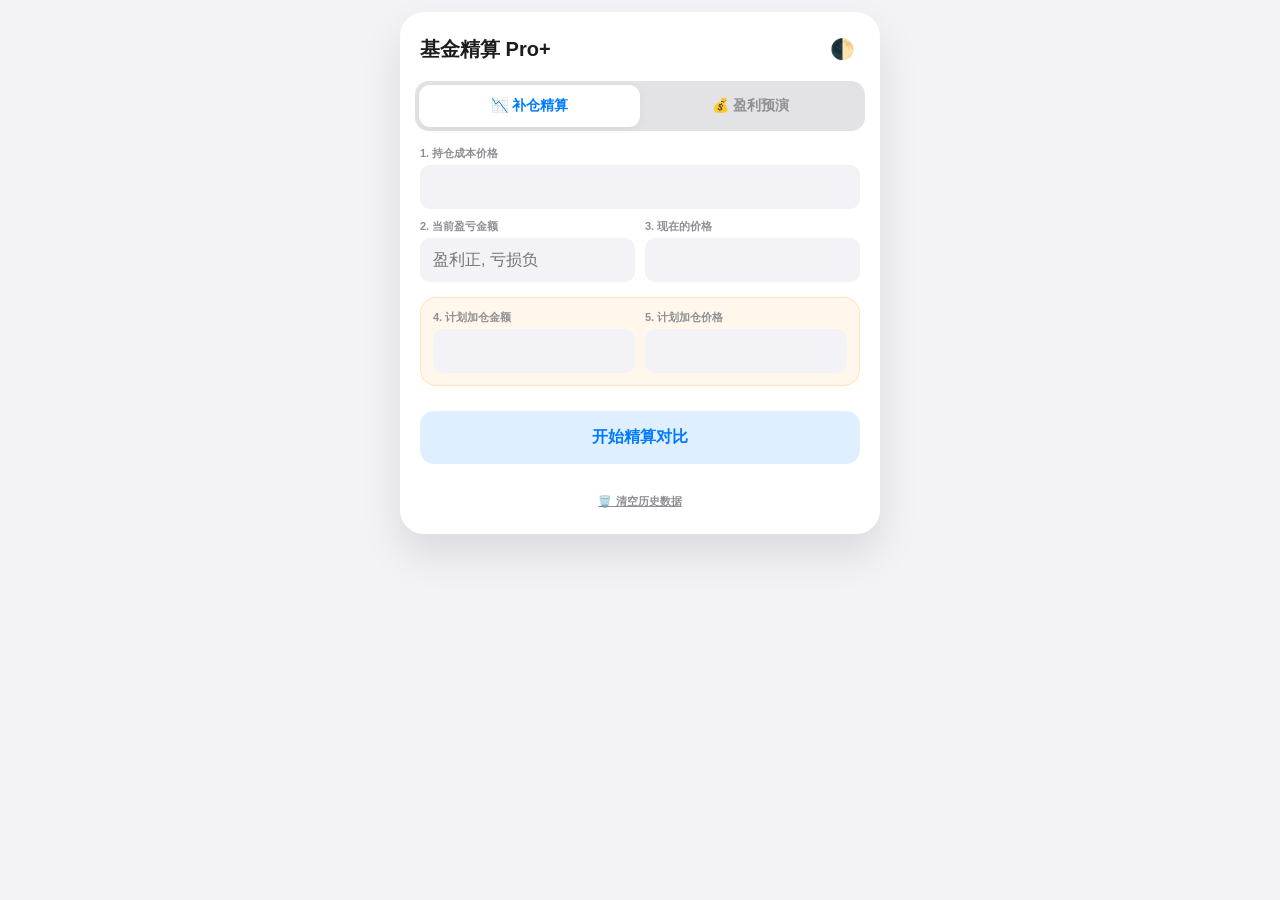
<file: profit.html>
<!DOCTYPE html>
<html lang="zh-CN">
<head>
	<!-- 关联刚才创建的清单 -->
	<link rel="manifest" href="manifest.json">
	
	<!-- iOS 专用配置：隐藏 Safari 地址栏和状态栏 -->
	<meta name="apple-mobile-web-app-capable" content="yes">
	<meta name="apple-mobile-web-app-status-bar-style" content="black-translucent">
	<meta name="apple-mobile-web-app-title" content="投资助手">
	
	<!-- App 桌面图标 (建议换成你自己的 180x180 png 图片) -->
	<link rel="apple-touch-icon" href="https://cdn-icons-png.flaticon.com">
	
	<!-- 阻止页面弹性滚动造成露底（可选，增加原生感） -->
	<style>
	    html, body { overscroll-behavior-y: none; }
	</style>

    <meta charset="UTF-8">
    <meta name="viewport" content="width=device-width, initial-scale=1.0, maximum-scale=1.0, user-scalable=no">
    <title>基金精算助手 Pro+</title>
    <style>
        :root {
            --primary: #007aff; --success: #28cd41; --danger: #ff3b30; --warning: #ff9500;
            --bg: #f2f2f7; --card: #ffffff; --text: #1c1c1e; --sub-text: #8e8e93;
            --border: #e5e5ea; --input-bg: #f2f2f7; --tab-bg: #e3e3e6;
            --btn-blue-bg: rgba(0, 122, 255, 0.12); --btn-blue-text: #007aff;
            --btn-green-bg: rgba(40, 205, 65, 0.12); --btn-green-text: #248a3d;
        }
        [data-theme="dark"] {
            --bg: #000000; --card: #1c1c1e; --text: #ffffff; --sub-text: #a1a1a6;
            --border: #38383a; --input-bg: #2c2c2e; --tab-bg: #2c2c2e;
            --btn-blue-bg: rgba(10, 132, 255, 0.2); --btn-blue-text: #40a9ff;
            --btn-green-bg: rgba(48, 209, 88, 0.2); --btn-green-text: #63da7e;
        }
        body { font-family: -apple-system, sans-serif; background: var(--bg); margin: 0; display: flex; justify-content: center; padding: 12px; color: var(--text); transition: 0.3s; }
        .container { width: 100%; max-width: 480px; background: var(--card); border-radius: 24px; box-shadow: 0 20px 40px rgba(0,0,0,0.1); overflow: hidden; position: relative; padding-bottom: 20px; }
        .header { padding: 20px 20px 0; display: flex; justify-content: space-between; align-items: center; }
        .header h1 { font-size: 20px; margin: 0; font-weight: 700; }
        .theme-toggle { font-size: 20px; cursor: pointer; padding: 5px; }
        .tabs { display: flex; background: var(--tab-bg); padding: 4px; margin: 15px; border-radius: 14px; }
        .tab { flex: 1; text-align: center; padding: 12px; font-size: 14px; font-weight: 600; color: var(--sub-text); cursor: pointer; border-radius: 11px; }
        .tab.active { background: var(--card); color: var(--primary); box-shadow: 0 2px 10px rgba(0,0,0,0.05); }
        .content { padding: 0 20px; display: none; }
        .content.active { display: block; }
        .input-grid { display: grid; grid-template-columns: 1fr 1fr; gap: 10px; margin-bottom: 12px; }
        label { display: block; margin-bottom: 4px; font-size: 11px; color: var(--sub-text); font-weight: 700; }
        input { width: 100%; padding: 12px; border: 1px solid transparent; border-radius: 10px; font-size: 16px; box-sizing: border-box; outline: none; background: var(--input-bg); color: var(--text); -webkit-appearance: none; }
        input:focus { border-color: var(--primary); background: var(--card); }
        .plan-box { background: rgba(255,149,0,0.08); padding: 12px; border-radius: 16px; border: 1px solid rgba(255,149,0,0.2); margin: 15px 0; }
        button { width: 100%; padding: 16px; border: none; border-radius: 14px; font-size: 16px; font-weight: 700; cursor: pointer; margin-top: 10px; transition: 0.2s; }
        button:active { opacity: 0.6; transform: scale(0.98); }
        .btn-calc { background: var(--btn-blue-bg); color: var(--btn-blue-text); }
        .btn-profit { background: var(--btn-green-bg); color: var(--btn-green-text); }
        .res-box { margin-top: 20px; display: none; }
        .res-card { background: var(--input-bg); border-radius: 18px; padding: 16px; margin-bottom: 15px; border: 1px solid var(--border); }
        .res-title { font-size: 11px; font-weight: 800; color: var(--sub-text); margin-bottom: 10px; border-bottom: 1px solid var(--border); padding-bottom: 4px; }
        .res-grid { display: grid; grid-template-columns: 1fr 1fr; gap: 12px; }
        .res-item { display: flex; flex-direction: column; }
        .res-label { font-size: 11px; color: var(--sub-text); margin-bottom: 2px; }
        .res-val { font-size: 14px; font-weight: 700; font-family: 'Monaco', monospace; }
        .main-res { grid-column: span 2; padding: 10px; background: var(--card); border-radius: 12px; text-align: center; border: 1px solid var(--border); }
        .big-val { font-size: 22px; display: block; margin-top: 4px; }
        .up-red { color: #ff3b30 !important; } 
        .down-green { color: #34c759 !important; }
        .high-blue { color: var(--primary); }
        .update-time { font-size: 10px; color: var(--sub-text); text-align: center; margin-top: 8px; font-style: italic; }
        .footer-tools { text-align: center; margin-top: 15px; }
        .btn-clear { background: none; color: var(--sub-text); font-size: 11px; text-decoration: underline; width: auto; padding: 5px; }
    </style>
</head>
<body data-theme="light">

<div class="container">
    <div class="header">
        <h1>基金精算 Pro+</h1>
        <div class="theme-toggle" onclick="toggleTheme()">🌓</div>
    </div>

    <div class="tabs">
        <div class="tab active" onclick="switchTab(0)">📉 补仓精算</div>
        <div class="tab" onclick="switchTab(1)">💰 盈利预演</div>
    </div>

    <div id="tabContent0" class="content active">
        <div class="input-grid">
            <div style="grid-column: span 2;"><label>1. 持仓成本价格</label><input type="text" inputmode="decimal" id="c1_cost" oninput="fix(this)"></div>
            <!-- 修复：盈亏金额使用 text 模式弹出完整键盘 -->
            <div><label>2. 当前盈亏金额</label><input type="text" inputmode="text" id="c1_loss" placeholder="盈利正, 亏损负" oninput="fixWithMinus(this)"></div>
            <div><label>3. 现在的价格</label><input type="text" inputmode="decimal" id="c1_now" oninput="fix(this)"></div>
        </div>
        <div class="plan-box">
            <div class="input-grid" style="margin-bottom:0">
                <div><label>4. 计划加仓金额</label><input type="text" inputmode="decimal" id="c1_add_money" oninput="fix(this)"></div>
                <div><label>5. 计划加仓价格</label><input type="text" inputmode="decimal" id="c1_add_price" oninput="fix(this)"></div>
            </div>
        </div>
        <button class="btn-calc" onclick="calcCover()">开始精算对比</button>
        <div id="res0" class="res-box">
            <div class="res-card">
                <div class="res-title">● 补仓前状态</div>
                <div class="res-grid">
                    <div class="res-item"><span class="res-label">原持仓市值</span><span id="r0_pre_m" class="res-val"></span></div>
                    <div class="res-item"><span class="res-label">原回本需涨</span><span id="r0_pre_up" class="res-val up-red"></span></div>
                </div>
            </div>
            <div class="res-card" style="border-color: var(--primary);">
                <div class="res-title" style="color:var(--primary)">● 补仓后预估 (基于加仓价)</div>
                <div class="res-grid">
                    <div class="res-item main-res"><span class="res-label">回本目标价格</span><span id="r0_new_c" class="res-val big-val high-blue"></span></div>
                    <div class="res-item"><span class="res-label">补后需再涨</span><span id="r0_post_up" class="res-val up-red"></span></div>
                    <div class="res-item"><span class="res-label">补后盈亏率</span><span id="r0_post_rate" class="res-val"></span></div>
                    <div class="res-item"><span class="res-label">补后总市值</span><span id="r0_post_m" class="res-val"></span></div>
                    <div class="res-item"><span class="res-label">补后盈亏额</span><span id="r0_post_loss" class="res-val"></span></div>
                </div>
                <div class="update-time" id="time0"></div>
            </div>
        </div>
    </div>

    <div id="tabContent1" class="content">
        <div class="input-grid">
            <div style="grid-column: span 2;"><label>1. 持仓成本价格</label><input type="text" inputmode="decimal" id="c2_cost" oninput="fix(this)"></div>
            <!-- 修复：盈亏金额使用 text 模式弹出完整键盘 -->
            <div><label>2. 当前盈亏金额</label><input type="text" inputmode="text" id="c2_loss" placeholder="盈利正, 亏损负" oninput="fixWithMinus(this)"></div>
            <div><label>3. 现在的价格</label><input type="text" inputmode="decimal" id="c2_now" oninput="fix(this)"></div>
            <div style="grid-column: span 2;"><label>4. 预演目标价格</label><input type="text" inputmode="decimal" id="c2_target" oninput="fix(this)"></div>
        </div>
        <button class="btn-profit" onclick="calcProfit()">开始盈利预演</button>
        <div id="res1" class="res-box">
            <div class="res-card" style="border-color: var(--success);">
                <div class="res-title" style="color:var(--success)">● 盈利预演结果</div>
                <div class="res-grid">
                    <div class="res-item main-res">
                        <span class="res-label">预计净利润</span>
                        <span id="r1_profit" class="res-val big-val"></span>
                    </div>
                    <div class="res-item"><span class="res-label">目标盈利率</span><span id="r1_rate" class="res-val"></span></div>
                    <div class="res-item"><span class="res-label">距目标需涨</span><span id="r1_up" class="res-val"></span></div>
                    <div class="res-item"><span class="res-label">持仓总本金</span><span id="r1_prin" class="res-val"></span></div>
                    <div class="res-item"><span class="res-label">届时总市值</span><span id="r1_market" class="res-val"></span></div>
                </div>
                <div class="update-time" id="time1"></div>
            </div>
        </div>
    </div>

    <div class="footer-tools"><button class="btn-clear" onclick="clearAllData()">🗑️ 清空历史数据</button></div>
</div>

<script>
window.onload = function() {
    const saved = JSON.parse(localStorage.getItem('fundDataFinalV9') || '{}');
    for (let id in saved) { if(document.getElementById(id)) document.getElementById(id).value = saved[id]; }
    switchTab(parseInt(localStorage.getItem('fundTabFinalV9') || 0));
};
function switchTab(idx) {
    document.querySelectorAll('.tab').forEach((t, i) => t.classList.toggle('active', i === idx));
    document.querySelectorAll('.content').forEach((c, i) => c.classList.toggle('active', i === idx));
    localStorage.setItem('fundTabFinalV9', idx);
}
function fix(obj) { obj.value = obj.value.replace(/[^\d.]/g, "").replace(/\.{2,}/g, "."); save(); }

// 修复盈亏输入的逻辑：允许第一个字符为负号，或清除多余负号
function fixWithMinus(obj) {
    let val = obj.value.replace(/[^\d.-]/g, ""); // 只留数字、点、负号
    // 确保负号只出现在第一位
    if (val.indexOf("-", 1) !== -1) val = val[0] + val.slice(1).replace(/-/g, "");
    // 确保只有一个点
    const parts = val.split('.');
    if (parts.length > 2) val = parts[0] + "." + parts.slice(1).join("");
    obj.value = val;
    save();
}

function save() {
    const data = {};
    document.querySelectorAll('input').forEach(i => data[i.id] = i.value);
    localStorage.setItem('fundDataFinalV9', JSON.stringify(data));
}
const fmt = (n) => n.toLocaleString(undefined, {minimumFractionDigits: 2, maximumFractionDigits: 2});
function getTime() { return `计算时间: ${new Date().toLocaleString()}`; }

function calcCover() {
    const cost = parseFloat(document.getElementById('c1_cost').value), loss = parseFloat(document.getElementById('c1_loss').value);
    const now = parseFloat(document.getElementById('c1_now').value), addMoney = parseFloat(document.getElementById('c1_add_money').value), addPrice = parseFloat(document.getElementById('c1_add_price').value);
    if ([cost, loss, now, addMoney, addPrice].some(isNaN) || (now === cost)) return alert("输入有误");
    const shares = loss / (now - cost), oldPrin = shares * cost, addShares = addMoney / addPrice, totalShares = shares + addShares, totalPrin = oldPrin + addMoney, newCost = totalPrin / totalShares, diff = totalShares * addPrice - totalPrin;
    document.getElementById('r0_pre_m').innerText = "￥" + fmt(shares * now);
    document.getElementById('r0_pre_up').innerText = ((cost/now - 1)*100).toFixed(2) + "%";
    document.getElementById('r0_new_c').innerText = newCost.toFixed(4);
    document.getElementById('r0_post_up').innerText = ((newCost/addPrice - 1)*100).toFixed(2) + "%";
    document.getElementById('r0_post_m').innerText = "￥" + fmt(totalShares * addPrice);
    const lossEl = document.getElementById('r0_post_loss'), rateEl = document.getElementById('r0_post_rate');
    lossEl.innerText = "￥" + fmt(diff); lossEl.className = "res-val " + (diff >= 0 ? "up-red" : "down-green");
    const r = (diff/totalPrin*100).toFixed(2); rateEl.innerText = r + "%"; rateEl.className = "res-val " + (r >= 0 ? "up-red" : "down-green");
    document.getElementById('time0').innerText = getTime(); document.getElementById('res0').style.display = 'block';
}

function calcProfit() {
    const cost = parseFloat(document.getElementById('c2_cost').value), loss = parseFloat(document.getElementById('c2_loss').value), now = parseFloat(document.getElementById('c2_now').value), target = parseFloat(document.getElementById('c2_target').value);
    if ([cost, loss, now, target].some(isNaN) || (now === cost)) return alert("输入有误");
    const shares = loss / (now - cost), principal = shares * cost, targetM = shares * target, p = targetM - principal, pRate = (p/principal*100).toFixed(2);
    const pEl = document.getElementById('r1_profit'); pEl.innerText = "￥" + fmt(p); pEl.className = "res-val big-val " + (p >= 0 ? "up-red" : "down-green");
    const rEl = document.getElementById('r1_rate'); rEl.innerText = pRate + "%"; rEl.className = "res-val " + (pRate >= 0 ? "up-red" : "down-green");
    document.getElementById('r1_prin').innerText = "￥" + fmt(principal); document.getElementById('r1_market').innerText = "￥" + fmt(targetM); document.getElementById('r1_up').innerText = ((target/now - 1)*100).toFixed(2) + "%";
    document.getElementById('time1').innerText = getTime(); document.getElementById('res1').style.display = 'block';
}
function toggleTheme() { document.body.setAttribute('data-theme', document.body.getAttribute('data-theme') === 'light' ? 'dark' : 'light'); }
function clearAllData() { if(confirm("确定清空？")) { localStorage.clear(); location.reload(); } }
</script>
</body>
</html>
</file>
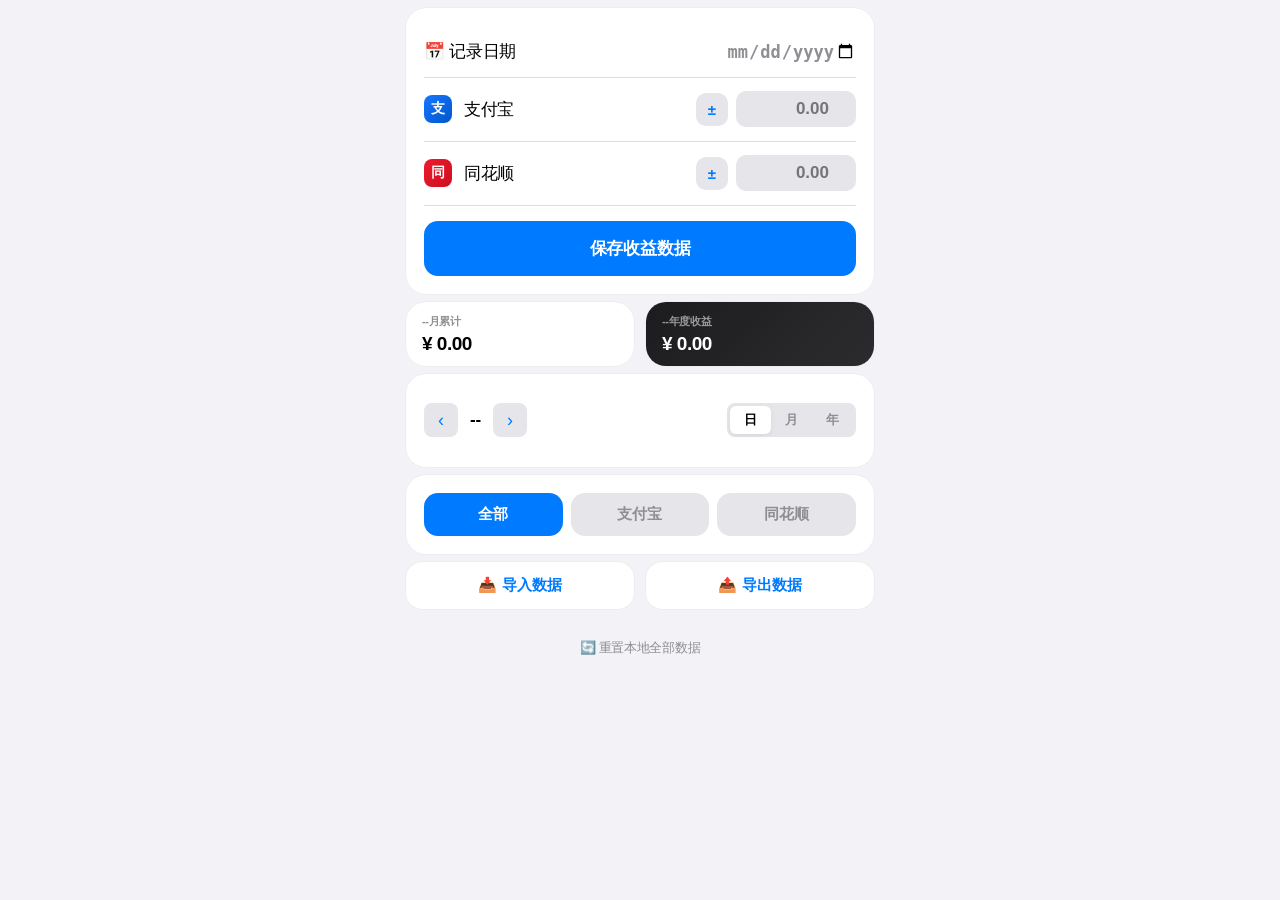
<file: records.html>
<!DOCTYPE html>
<html lang="zh-CN">
<head>
    <meta charset="UTF-8">
	<!-- 关联刚才创建的清单 -->
	<link rel="manifest" href="manifest.json">

	<!-- iOS 专用配置：隐藏 Safari 地址栏和状态栏 -->
	<meta name="apple-mobile-web-app-capable" content="yes">
	<meta name="apple-mobile-web-app-status-bar-style" content="black-translucent">
	<meta name="apple-mobile-web-app-title" content="理财记录">

	<!-- App 桌面图标 (建议换成你自己的 180x180 png 图片) -->
	<link rel="apple-touch-icon" href="https://cdn-icons-png.flaticon.com">
    <meta name="viewport" content="width=device-width, initial-scale=1.0, maximum-scale=1.0, user-scalable=0, viewport-fit=cover">
    <title>理财记录</title>
    <style>
        :root {
            --bg-page: #F2F2F7;
            --card-white: #FFFFFF;
            --group-bg: #E5E5EA;
            --profit-text: #FF3B30;
            --loss-text: #34C759;
            --profit-bg: #FFE5E5;
            --loss-bg: #E5F5E5;
            --dark-profit: #FF6B6B;
            --dark-loss: #6BCB77;
            --ios-blue: #007AFF;
            --text-main: #000000;
            --text-sub: #8E8E93;
            --text-tertiary: #C7C7CC;
            --ios-sep: #C6C6C8;
            --btn-gray: #F5F5F7;
        }

        :root[data-theme='dark'] {
            --bg-page: #000000;
            --card-white: #1C1C1E;
            --group-bg: #2C2C2E;
            --text-main: #FFFFFF;
            --text-sub: #8E8E93;
            --text-tertiary: #48484A;
            --ios-sep: #38383A;
        }

        * {
            box-sizing: border-box;
            -webkit-tap-highlight-color: transparent;
        }

        html {
            background-color: #F2F2F7;
        }
        html[data-theme='dark'] {
            background-color: #000000;
        }
        body {
            font-family: -apple-system, "SF Pro Display", "SF Pro Text", "PingFang SC", Helvetica Neue, sans-serif;
            background-color: var(--bg-page);
            margin: 0;
            padding: 0;
            padding-top: max(8px, env(safe-area-inset-top));
            padding-bottom: env(safe-area-inset-bottom);
            color: var(--text-main);
            letter-spacing: -0.3px;
        }

        .app-container {
            max-width: 500px;
            margin: 0 auto;
            padding: 0 16px;
        }

        /* 导航头部 */
        .nav-header {
            display: flex;
            align-items: center;
            padding: 8px 4px 16px;
        }

        .back-btn {
            background: var(--group-bg);
            border: none;
            width: 40px;
            height: 40px;
            border-radius: 50%;
            cursor: pointer;
            display: flex;
            align-items: center;
            justify-content: center;
            font-size: 18px;
            color: var(--ios-blue);
            margin-right: 12px;
        }

        .page-title {
            font-size: 34px;
            font-weight: 800;
            letter-spacing: -0.8px;
            margin: 0;
        }

        /* 分组卡片样式 - iOS 17 */
        .section-header {
            padding: 16px 4px 8px;
            color: var(--text-sub);
            font-size: 13px;
            font-weight: 600;
            text-transform: uppercase;
            letter-spacing: 0.8px;
        }

        .card-group {
            background: var(--card-white);
            border-radius: 20px;
            overflow: hidden;
            margin-bottom: 8px;
            box-shadow: 0 0 0 0.5px rgba(0,0,0,0.05);
        }

        .card-group-inner {
            padding: 18px;
        }

        .field-group {
            display: flex;
            align-items: center;
            justify-content: space-between;
            padding: 14px 0;
            position: relative;
        }

        .field-group:not(:last-child)::after {
            content: '';
            position: absolute;
            bottom: 0;
            left: 0;
            right: 0;
            height: 0.5px;
            background: var(--ios-sep);
            opacity: 0.6;
        }

        .label-icon {
            display: flex;
            align-items: center;
            font-size: 17px;
            font-weight: 400;
        }

        .brand-tag {
            width: 28px;
            height: 28px;
            border-radius: 8px;
            display: inline-flex;
            align-items: center;
            justify-content: center;
            color: white;
            font-size: 14px;
            margin-right: 12px;
            font-weight: 600;
        }

        .tag-ali { background: linear-gradient(135deg, #1677FF, #0056CC); }
        .tag-ths { background: linear-gradient(135deg, #EE1B2D, #CC0F1F); }

        input[type="date"] {
            border: none;
            background: transparent;
            font-weight: 600;
            outline: none;
            text-align: right;
            font-size: 17px;
            color: var(--text-sub);
        }

        .input-row {
            display: flex;
            align-items: center;
            gap: 8px;
        }

        input[type="number"] {
            border: none;
            background: var(--group-bg);
            font-weight: 600;
            outline: none;
            text-align: right;
            font-size: 17px;
            width: 120px;
            font-variant-numeric: tabular-nums;
            padding: 8px 12px;
            border-radius: 10px;
        }

        .sign-btn {
            background: var(--group-bg);
            border: none;
            border-radius: 10px;
            padding: 8px 12px;
            font-size: 15px;
            font-weight: 700;
            cursor: pointer;
            color: var(--ios-blue);
        }

        .sign-btn:active { opacity: 0.7; }

        .save-btn {
            width: 100%;
            background: var(--ios-blue);
            color: white;
            border: none;
            border-radius: 14px;
            padding: 16px;
            font-size: 17px;
            font-weight: 600;
            margin-top: 16px;
            cursor: pointer;
            letter-spacing: -0.2px;
        }

        .save-btn:active { opacity: 0.8; }

        /* 统计面板 - iOS 17 风格 */
        .stat-bar {
            display: grid;
            grid-template-columns: 1fr 1fr;
            gap: 12px;
            margin-bottom: 8px;
        }

        .stat-item {
            background: var(--card-white);
            padding: 14px 16px;
            border-radius: 20px;
            display: flex;
            flex-direction: column;
            justify-content: center;
            height: 64px;
            box-shadow: 0 0 0 0.5px rgba(0,0,0,0.05);
        }

        .stat-item.dark {
            background: linear-gradient(135deg, #1C1C1E, #2C2C2E);
            color: white;
            cursor: pointer;
        }

        [data-theme='dark'] .stat-item.dark {
            background: linear-gradient(135deg, #2C2C2E, #3A3A3C);
        }

        .stat-label {
            font-size: 11px;
            font-weight: 600;
            color: var(--text-sub);
            margin-bottom: 4px;
        }

        .stat-item.dark .stat-label {
            color: #98989D;
        }

        .stat-val {
            font-size: 19px;
            font-weight: 700;
            font-variant-numeric: tabular-nums;
            letter-spacing: -0.5px;
        }

        /* 工具按钮 */
        .tool-btns {
            display: flex;
            gap: 12px;
            margin-bottom: 8px;
        }

        .btn-flex {
            flex: 1;
            background: var(--card-white);
            padding: 14px;
            border-radius: 16px;
            font-size: 15px;
            font-weight: 600;
            cursor: pointer;
            display: flex;
            align-items: center;
            justify-content: center;
            gap: 8px;
            color: var(--ios-blue);
            border: none;
            box-shadow: 0 0 0 0.5px rgba(0,0,0,0.05);
        }

        .btn-flex:active { opacity: 0.7; }

        /* 日历头部 */
        .cal-head {
            display: flex;
            justify-content: space-between;
            align-items: center;
            padding: 11px 0 12px;
        }

        .cal-nav {
            display: flex;
            align-items: center;
            gap: 12px;
        }

        .cal-btn {
            background: var(--group-bg);
            border: none;
            width: auto;
            height: 34px;
            padding: 0 14px;
            border-radius: 8px;
            cursor: pointer;
            color: var(--ios-blue);
            display: flex;
            align-items: center;
            justify-content: center;
            font-size: 18px;
            font-weight: 500;
        }

        .cal-btn:active { opacity: 0.7; }

        .v-title {
            font-weight: 700;
            font-size: 17px;
            letter-spacing: -0.2px;
        }

        /* iOS 17 分段控制器 */
        .view-switcher {
            background: var(--group-bg);
            padding: 3px;
            border-radius: 8px;
            display: flex;
            height: 34px;
        }

        .sw-btn {
            border: none;
            background: transparent;
            padding: 0 14px;
            font-size: 13px;
            font-weight: 600;
            border-radius: 6px;
            cursor: pointer;
            color: var(--text-sub);
            height: 100%;
        }

        .sw-btn.active {
            background: var(--card-white);
            color: var(--text-main);
            box-shadow: 0 2px 6px rgba(0,0,0,0.06);
        }

        /* 账户切换器 - iOS 17 风格 */
        .account-switcher {
            display: grid;
            grid-template-columns: 1fr 1fr 1fr;
            gap: 8px;
        }

        .ac-btn {
            border: none;
            background: var(--group-bg);
            padding: 12px 8px;
            font-size: 15px;
            font-weight: 600;
            border-radius: 14px;
            cursor: pointer;
            color: var(--text-sub);
            transition: all 0.2s ease;
        }

        .ac-btn.active {
            background: var(--ios-blue);
            color: white;
        }

        .ac-btn:active {
            opacity: 0.8;
        }

        /* 日历网格 - iOS 17 风格 */
        .grid {
            display: grid;
            gap: 6px;
        }

        .grid-day {
            grid-template-columns: repeat(5, 1fr);
            gap: 6px;
        }

        .grid-month {
            grid-template-columns: repeat(3, 1fr);
            gap: 10px;
        }

        .week {
            font-size: 13px;
            color: var(--text-sub);
            text-align: center;
            font-weight: 600;
            padding-bottom: 8px;
        }

        .cell {
            border-radius: 16px;
            display: flex;
            flex-direction: column;
            align-items: center;
            justify-content: center;
            cursor: pointer;
            transition: transform 0.15s ease, background-color 0.2s ease;
            position: relative;
        }

        .cell:active {
            transform: scale(0.96);
        }

        .cell-day {
            aspect-ratio: 1/1;
            background: #F9F9F9;
        }

        .cell-month {
            height: 72px;
            background: #F9F9F9;
        }

        :root[data-theme='dark'] .cell-day,
        :root[data-theme='dark'] .cell-month {
            background: #1C1C1E;
        }

        .cell-selected {
            background: inherit !important;
            z-index: 2;
            box-shadow: 0 0 0 2px var(--ios-blue);
        }

        .cell-p {
            background: var(--profit-bg) !important;
        }

        .cell-p .d-num {
            color: var(--profit-text);
        }

        .cell-p .d-val {
            color: var(--profit-text);
        }

        .cell-l {
            background: var(--loss-bg) !important;
        }

        .cell-l .d-num {
            color: var(--loss-text);
        }

        .cell-l .d-val {
            color: var(--loss-text);
        }

        .d-num {
            font-size: 15px;
            font-weight: 600;
            margin-bottom: 1px;
            color: var(--text-main);
        }

        .d-val {
            font-size: 11px;
            font-weight: 700;
            font-variant-numeric: tabular-nums;
        }

        .is-today .d-num {
            color: var(--ios-blue);
            font-weight: 700;
        }

        /* 弹窗 */
        .overlay {
            display: none;
            position: fixed;
            inset: 0;
            background: rgba(0,0,0,0.4);
            backdrop-filter: blur(20px);
            -webkit-backdrop-filter: blur(20px);
            z-index: 100;
            justify-content: center;
            align-items: center;
            padding: 20px;
        }

        .pop {
            background: var(--card-white);
            width: 100%;
            max-width: 360px;
            border-radius: 24px;
            padding: 24px;
            box-shadow: 0 20px 60px rgba(0,0,0,0.2);
        }

        .pop-row {
            display: flex;
            justify-content: space-between;
            padding: 14px 0;
            font-size: 17px;
            position: relative;
        }

        .pop-row:not(:last-of-type)::after {
            content: '';
            position: absolute;
            bottom: 0;
            left: 0;
            right: 0;
            height: 0.5px;
            background: var(--ios-sep);
            opacity: 0.6;
        }

        .footer {
            text-align: center;
            margin-top: 30px;
            font-size: 13px;
            color: var(--text-sub);
            padding-bottom: 40px;
        }

        #csvFile { display: none; }

        .bottom-spacer {
            height: max(20px, env(safe-area-inset-bottom));
        }
    </style>
    <script>
        // 在页面渲染前立即设置主题，防止闪烁
        (function() {
            const isDark = window.matchMedia && window.matchMedia('(prefers-color-scheme: dark)').matches;
            document.documentElement.setAttribute('data-theme', isDark ? 'dark' : 'light');
        })();
    </script>
</head>
<body>
    <div class="app-container">

        <!-- 录入面板 -->
        <div class="card-group">
            <div class="card-group-inner">
                <div class="field-group">
                    <div class="label-icon">📅 记录日期</div>
                    <input type="date" id="targetDate" onchange="this.blur(); render();">
                </div>
                <div class="field-group">
                    <div class="label-icon"><span class="brand-tag tag-ali">支</span> 支付宝</div>
                    <div class="input-row">
                        <button class="sign-btn" onclick="tSign('alipay')">±</button>
                        <input type="number" id="alipay" placeholder="0.00" inputmode="decimal">
                    </div>
                </div>
                <div class="field-group">
                    <div class="label-icon"><span class="brand-tag tag-ths">同</span> 同花顺</div>
                    <div class="input-row">
                        <button class="sign-btn" onclick="tSign('ths')">±</button>
                        <input type="number" id="ths" placeholder="0.00" inputmode="decimal">
                    </div>
                </div>
                <button class="save-btn" onclick="save()">保存收益数据</button>
            </div>
        </div>

        <!-- 统计面板 -->
        <div class="stat-bar">
            <div class="stat-item">
                <span class="stat-label" id="mLabel">--月累计</span>
                <div class="stat-val" id="mTotal">¥ 0.00</div>
            </div>
            <div class="stat-item dark" onclick="togglePrivacy()">
                <span class="stat-label" id="yLabel">--年度收益</span>
                <div class="stat-val" id="yTotal">¥ 0.00</div>
            </div>
        </div>

        <!-- 主视图 -->
        <div class="card-group">
            <div class="card-group-inner">
                <div class="cal-head">
                    <div class="cal-nav">
                        <button class="cal-btn" onclick="move(-1)">‹</button>
                        <div id="vTitle" class="v-title">--</div>
                        <button class="cal-btn" onclick="move(1)">›</button>
                    </div>
                    <div class="view-switcher">
                        <button class="sw-btn active" id="sw-day" onclick="switchView('day')">日</button>
                        <button class="sw-btn" id="sw-month" onclick="switchView('month')">月</button>
                        <button class="sw-btn" id="sw-year" onclick="switchView('year')">年</button>
                    </div>
                </div>
                <div id="mainGrid" class="grid grid-day"></div>
            </div>
        </div>

        <!-- 账户切换 -->
        <div class="card-group" style="margin-bottom:8px;">
            <div class="card-group-inner">
                <div class="account-switcher">
                    <button class="ac-btn active" id="ac-all" onclick="switchAccount('all')">全部</button>
                    <button class="ac-btn" id="ac-alipay" onclick="switchAccount('alipay')">支付宝</button>
                    <button class="ac-btn" id="ac-ths" onclick="switchAccount('ths')">同花顺</button>
                </div>
            </div>
        </div>

        <!-- 功能按钮组 -->
        <div class="tool-btns">
            <input type="file" id="csvFile" onchange="impCSV(this)">
            <button class="btn-flex" onclick="document.getElementById('csvFile').click()">📥 导入数据</button>
            <button class="btn-flex" onclick="expCSV()">📤 导出数据</button>
        </div>

        <div class="footer"><span onclick="reset()" style="cursor:pointer">🔄 重置本地全部数据</span></div>
        <div class="bottom-spacer"></div>
    </div>

    <!-- 详情弹窗 -->
    <div id="popOverlay" class="overlay" onclick="closePop()">
        <div class="pop" onclick="event.stopPropagation()">
            <div id="pDate" style="text-align:center; font-weight:700; margin-bottom:20px; font-size:20px; letter-spacing:-0.5px;"></div>
            <div class="pop-row"><span>支付宝</span><span id="pAli" style="font-weight:600;"></span></div>
            <div class="pop-row"><span>同花顺</span><span id="pThs" style="font-weight:600;"></span></div>
            <div class="pop-row" style="border:none; padding-top:20px;"><span style="font-weight:600; color:var(--text-sub);">合计</span><span id="pAll" style="font-size:26px; font-weight:700; letter-spacing:-0.5px;"></span></div>
            <div style="display:grid; grid-template-columns: 1fr 1fr; gap:12px; margin-top:24px;">
                <button class="save-btn" style="background:var(--profit-bg); color:var(--profit-text); margin:0;" id="delB">删除</button>
                <button class="save-btn" style="background:var(--group-bg); color:var(--ios-blue); margin:0;" onclick="closePop()">完成</button>
            </div>
        </div>
    </div>

    <script>
        let vDate = new Date(), viewMode = 'day', yearPrivate = false, accountMode = 'all';
        const KEY = 'fin_v_final_v24';

        window.onload = () => {
            const todayStr = new Date().toLocaleDateString('en-CA');
            document.getElementById('targetDate').value = todayStr;
            render();
        };

        function togglePrivacy() { yearPrivate = !yearPrivate; render(); }
        function closePop() { document.getElementById('popOverlay').style.display='none'; }

        function switchView(mode) {
            viewMode = mode;
            document.querySelectorAll('#sw-day, #sw-month, #sw-year').forEach(b => b.classList.remove('active'));
            document.getElementById('sw-' + mode).classList.add('active');
            render();
        }

        function switchAccount(mode) {
            accountMode = mode;
            document.querySelectorAll('.ac-btn').forEach(b => b.classList.remove('active'));
            document.getElementById('ac-' + mode).classList.add('active');
            render();
        }

        function getValueForAccount(record) {
            if (accountMode === 'alipay') return parseFloat(record.a || 0);
            if (accountMode === 'ths') return parseFloat(record.t || 0);
            return parseFloat(record.total || 0);
        }

        function tSign(id) { const e = document.getElementById(id); if(e.value && e.value !== "0") e.value = (parseFloat(e.value)*-1).toString(); }

        function save() {
            const v1 = parseFloat(document.getElementById('alipay').value)||0, v2 = parseFloat(document.getElementById('ths').value)||0, d = document.getElementById('targetDate').value;
            if(!d) return;
            let db = JSON.parse(localStorage.getItem(KEY)||'{}');
            db[d] = { a: v1, t: v2, total: (v1+v2).toFixed(2) };
            localStorage.setItem(KEY, JSON.stringify(db));
            document.getElementById('alipay').value = ''; document.getElementById('ths').value = '';
            render();
        }

        function move(s) {
            if(viewMode === 'day') vDate.setMonth(vDate.getMonth() + s);
            else if(viewMode === 'month') vDate.setFullYear(vDate.getFullYear() + s);
            else vDate.setFullYear(vDate.getFullYear() + (s * 6));
            render();
        }

        function render() {
            const grid = document.getElementById('mainGrid'); grid.innerHTML = '';
            const db = JSON.parse(localStorage.getItem(KEY)||'{}');
            const curY = vDate.getFullYear(), curM = vDate.getMonth();
            const selectedDate = document.getElementById('targetDate').value;

            let mT = 0, yT = 0;
            Object.keys(db).forEach(k => {
                const val = getValueForAccount(db[k]);
                if(k.startsWith(curY + '-')) {
                    yT += val;
                    const monthKey = `${curY}-${String(curM+1).padStart(2,'0')}`;
                    if(k.startsWith(monthKey)) mT += val;
                }
            });

            const accountLabel = accountMode === 'all' ? '' : (accountMode === 'alipay' ? '（支付宝）' : '（同花顺）');
            document.getElementById('mLabel').innerText = (curM+1)+'月累计' + accountLabel;
            document.getElementById('yLabel').innerText = curY+'年度收益' + accountLabel;
            const f = (v) => v.toLocaleString(undefined,{minimumFractionDigits:2});
            const mValEl = document.getElementById('mTotal');
            mValEl.innerText = '¥ ' + f(mT);
            mValEl.style.color = mT >= 0 ? 'var(--profit-text)' : 'var(--loss-text)';
            const yValEl = document.getElementById('yTotal');
            if(yearPrivate) { yValEl.innerText = '¥ ****'; yValEl.style.color = '#8E8E93'; }
            else { yValEl.innerText = '¥ ' + f(yT); yValEl.style.color = yT >= 0 ? 'var(--dark-profit)' : 'var(--dark-loss)'; }

            if(viewMode === 'day') renderDay(grid, db, curY, curM, selectedDate);
            else if(viewMode === 'month') renderMonth(grid, db, curY);
            else renderYear(grid, db, curY);
        }

        function renderDay(grid, db, y, m, selectedDate) {
            grid.className = 'grid grid-day';
            ['一','二','三','四','五'].forEach(w => {
                const d = document.createElement('div'); d.className = 'week'; d.innerText = w; grid.appendChild(d);
            });
            document.getElementById('vTitle').innerText = `${y}年 ${m+1}月`;
            const firstDayOfMonth = new Date(y, m, 1).getDay();
            const totalDays = new Date(y, m + 1, 0).getDate();
            const todayStr = new Date().toLocaleDateString('en-CA');
            let offset = firstDayOfMonth === 0 ? 0 : firstDayOfMonth - 1;
            if(firstDayOfMonth === 6 || firstDayOfMonth === 0) offset = 0;
            for(let i=0; i<offset && offset < 5; i++) grid.appendChild(document.createElement('div'));
            for(let d=1; d<=totalDays; d++) {
                const dateObj = new Date(y, m, d);
                const dayOfWeek = dateObj.getDay();
                if(dayOfWeek === 0 || dayOfWeek === 6) continue;
                const ds = `${y}-${String(m+1).padStart(2,'0')}-${String(d).padStart(2,'0')}`;
                const r = db[ds], cell = document.createElement('div');
                cell.className = 'cell cell-day';
                if (ds === selectedDate) cell.classList.add('cell-selected');
                let isT = (ds === todayStr);
                if (isT) cell.classList.add('is-today');
                cell.innerHTML = `<div class="d-num">${d}</div>`;
                if(r) {
                    const v = getValueForAccount(r);
                    const hasValue = accountMode === 'all' ||
                                   (accountMode === 'alipay' && r.a !== 0) ||
                                   (accountMode === 'ths' && r.t !== 0);
                    if (hasValue) {
                        cell.classList.add(v>=0?'cell-p':'cell-l');
                        cell.innerHTML += `<div class="d-val">${v>=0?'+':''}${Math.round(v)}</div>`;
                    }
                    cell.onclick = () => {
                        if (ds === selectedDate) {
                            showPop(ds, r);
                        } else {
                            document.getElementById('targetDate').value = ds;
                            document.getElementById('alipay').value = r.a !== 0 ? r.a : '';
                            document.getElementById('ths').value = r.t !== 0 ? r.t : '';
                            render();
                        }
                    };
                } else {
                    cell.onclick = () => {
                        document.getElementById('targetDate').value = ds;
                        document.getElementById('alipay').value = '';
                        document.getElementById('ths').value = '';
                        render();
                    };
                }
                grid.appendChild(cell);
            }
        }

        function renderMonth(grid, db, y) {
            grid.className = 'grid grid-month';
            document.getElementById('vTitle').innerText = `${y}年`;
            for(let i=1; i<=12; i++) {
                let mSum = 0, has = false;
                const mPrefix = `${y}-${String(i).padStart(2,'0')}`;
                Object.keys(db).forEach(k => {
                    if(k.startsWith(mPrefix)) {
                        const v = getValueForAccount(db[k]);
                        mSum += v;
                        if (accountMode === 'all') has = true;
                        else if (accountMode === 'alipay' && db[k].a !== 0) has = true;
                        else if (accountMode === 'ths' && db[k].t !== 0) has = true;
                    }
                });
                const cell = document.createElement('div'); cell.className = 'cell cell-month';
                if(has) { cell.classList.add(mSum>=0?'cell-p':'cell-l'); cell.innerHTML = `<div class="d-num" style="font-size:15px">${i}月</div><div class="d-val">${(mSum>=0?'+':'')+Math.round(mSum)}</div>`; }
                else { cell.innerHTML = `<div class="d-num" style="font-size:15px; color:var(--text-tertiary)">${i}月</div><div class="d-val" style="color:var(--text-tertiary)">0</div>`; }
                cell.onclick = () => { vDate.setMonth(i-1); switchView('day'); };
                grid.appendChild(cell);
            }
        }

        function renderYear(grid, db, y) {
            grid.className = 'grid grid-month';
            document.getElementById('vTitle').innerText = `年度对比`;
            for(let i = y - 2; i <= y + 3; i++) {
                let ySum = 0, has = false;
                Object.keys(db).forEach(k => {
                    if(k.startsWith(i + '-')) {
                        const v = getValueForAccount(db[k]);
                        ySum += v;
                        if (accountMode === 'all') has = true;
                        else if (accountMode === 'alipay' && db[k].a !== 0) has = true;
                        else if (accountMode === 'ths' && db[k].t !== 0) has = true;
                    }
                });
                const cell = document.createElement('div'); cell.className = 'cell cell-month';
                if(has) { cell.classList.add(ySum>=0?'cell-p':'cell-l'); cell.innerHTML = `<div class="d-num" style="font-size:15px">${i}</div><div class="d-val">${(ySum>=0?'+':'')+Math.round(ySum)}</div>`; }
                else { cell.innerHTML = `<div class="d-num" style="font-size:15px; color:var(--text-tertiary)">${i}</div><div class="d-val" style="color:var(--text-tertiary)">0</div>`; }
                cell.onclick = () => { vDate.setFullYear(i); switchView('month'); };
                grid.appendChild(cell);
            }
        }

        function showPop(d, r) {
            document.getElementById('pDate').innerText = d.replace(/-/g, ' / ');
            const set = (id, v) => { const e = document.getElementById(id); e.innerText = (v>=0?'+':'')+parseFloat(v).toFixed(2); e.style.color = v>=0?'var(--profit-text)':'var(--loss-text)'; };
            set('pAli', r.a); set('pThs', r.t); set('pAll', r.total);
            document.getElementById('delB').onclick = () => { if(confirm('确定删除？')) { let db = JSON.parse(localStorage.getItem(KEY)); delete db[d]; localStorage.setItem(KEY, JSON.stringify(db)); closePop(); render(); } };
            document.getElementById('popOverlay').style.display = 'flex';
        }

        function expCSV() {
            let db = JSON.parse(localStorage.getItem(KEY)||'{}'), keys = Object.keys(db).sort();
            let csv = "\ufeff日期,支付宝,同花顺,合计\n";
            keys.forEach(k => csv += `${k},${db[k].a},${db[k].t},${db[k].total}\n`);
            const blob = new Blob([csv], {type:'text/csv;charset=utf-8;'});
            const a = document.createElement('a'); a.href = URL.createObjectURL(blob);
            const today = new Date().toLocaleDateString('en-CA');
            a.download = `理财导出_${today}.csv`; a.click();
        }

        function impCSV(input) {
            const r = new FileReader();
            r.onload = (e) => {
                const rows = e.target.result.split('\n');
                let db = JSON.parse(localStorage.getItem(KEY) || '{}');

                rows.slice(1).forEach(row => {
                    const c = row.split(',');
                    // 确保行不为空且列数足够
                    if (c.length >= 4 && c[0].trim()) {
                        const id = c[0].trim();
                        db[id] = {
                            a: parseFloat(c[1]) || 0,
                            t: parseFloat(c[2]) || 0,
                            total: parseFloat(c[3]).toFixed(2)
                        };
                    }
                });

                localStorage.setItem(KEY, JSON.stringify(db));
                if (typeof render === 'function') render();
                alert('导入成功');
            };
            if (input.files[0]) r.readAsText(input.files[0]);
        }

        function reset() { if(confirm('⚠️ 确定清空？')) { localStorage.removeItem(KEY); render(); } }
		
		function getTodayProfitSafely() {
		    const raw = localStorage.getItem('daily_profit_data');
		    if (!raw) return null; // 没数据
		
		    const data = JSON.parse(raw);
		    
		
		    // 关键判断：日期是否一致
		    if (data.date === todayStr) {
		        console.log("日期匹配，读取今日数据:", data);
		        return data;
		    } else {
		        console.log("数据已过期。存储日期:", data.date, "当前日期:", todayStr);
		        // 可选：如果不一致，可以选择清空旧数据
		        // localStorage.removeItem('daily_profit_data'); 
		        return null;
		    }
		}
		function loadSyncedData() {
		    const raw = localStorage.getItem('daily_profit_data');
		    if (!raw) return;
		
		    const data = JSON.parse(raw);
			const todayStr = new Date().toLocaleDateString(); // 获取今天的日期字符串
			// 关键判断：日期是否一致
			if (data.date === todayStr) {
			    console.log("日期匹配，读取今日数据:", data);
				// 渲染到页面
				document.getElementById('ths').value = data.stockToday;
				document.getElementById('alipay').value = data.fundToday;
			    
			} else {
			    console.log("数据已过期。存储日期:", data.date, "当前日期:", todayStr);
			    // 可选：如果不一致，可以选择清空旧数据
			    // localStorage.removeItem('daily_profit_data'); 
			}
		    // 如果想根据正负号改颜色
		}
		
		// 页面加载完成时执行
		window.onload = loadSyncedData;
		
		window.addEventListener('storage', (e) => {
		    if (e.key === 'daily_profit_data') {
		        console.log('检测到同步数据更新！');
		        loadSyncedData(); // 重新加载数据
		    }
		});
    </script>
</body>
</html>
</file>
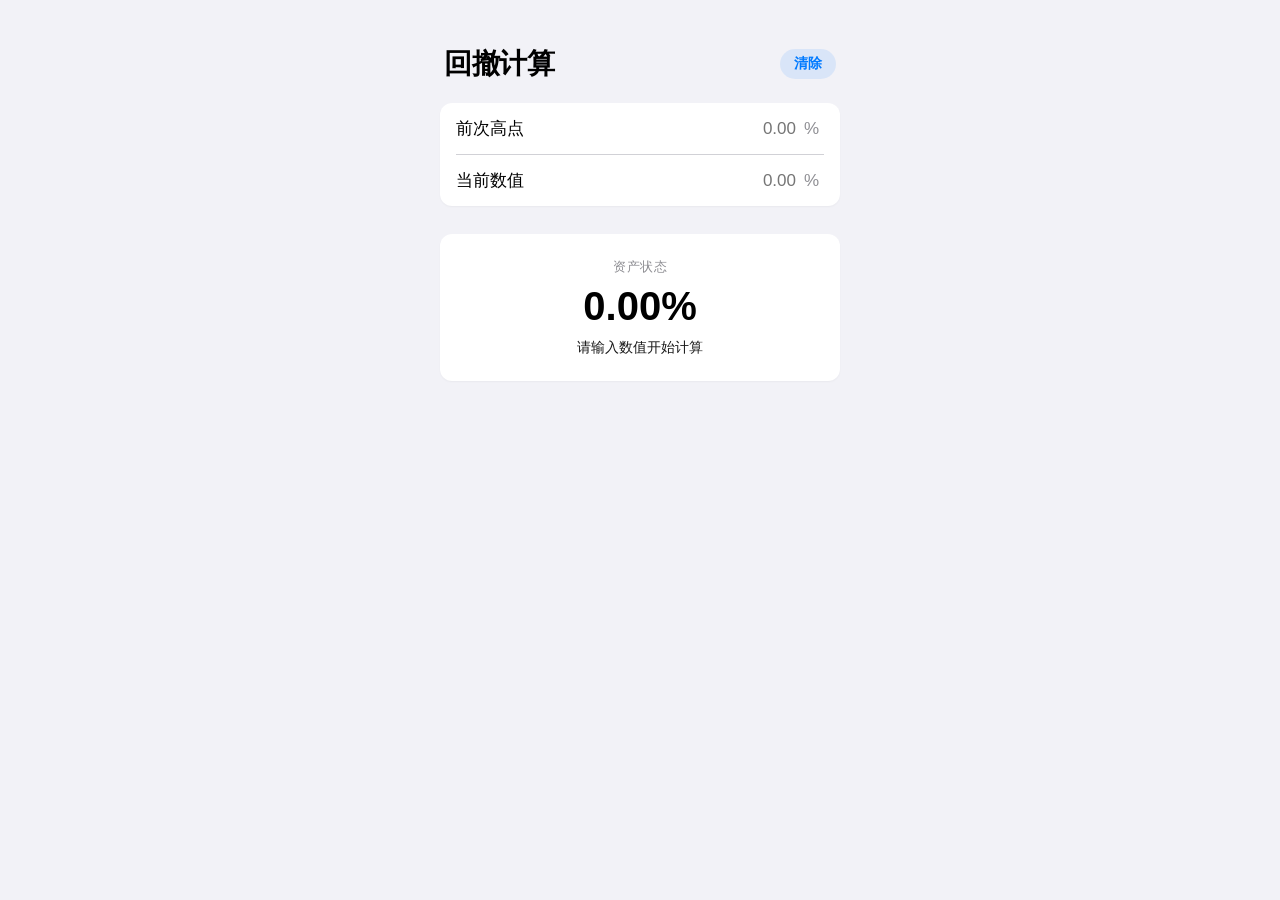
<file: test.html>
<!DOCTYPE html>
<html lang="zh-CN">
<head>
    <meta charset="UTF-8">
	<!-- 关联刚才创建的清单 -->
	<link rel="manifest" href="manifest.json">
	
	<!-- iOS 专用配置：隐藏 Safari 地址栏和状态栏 -->
	<meta name="apple-mobile-web-app-capable" content="yes">
	<meta name="apple-mobile-web-app-status-bar-style" content="black-translucent">
	<meta name="apple-mobile-web-app-title" content="回撤计算">
	<!-- viewport-fit=cover 是消除顶部黑边的核心 -->
	<meta name="viewport" content="width=device-width, initial-scale=1.0, viewport-fit=cover">
    <title>Drawdown Calculator</title>
    <style>
        :root {
            --ios-bg: #f2f2f7;
            --ios-card: #ffffff;
            --ios-primary: #007aff;
            --ios-up: #ff3b30;    /* 涨红 */
            --ios-down: #34c759;  /* 跌绿 */
            --ios-text: #000000;
            --ios-secondary-text: #8e8e93;
            --ios-border: #d1d1d6;
            --ios-btn-bg: rgba(0, 122, 255, 0.1);
        }

        @media (prefers-color-scheme: dark) {
            :root {
                --ios-bg: #000000;
                --ios-card: #1c1c1e;
                --ios-text: #ffffff;
                --ios-border: #38383a;
                --ios-btn-bg: rgba(10, 132, 255, 0.15);
            }
        }

        body {
            font-family: -apple-system, BlinkMacSystemFont, "SF Pro Text", sans-serif;
            background-color: var(--ios-bg);
            color: var(--ios-text);
            margin: 0;
            display: flex;
            justify-content: center;
            align-items: flex-start; 
            height: 100vh;
            padding-top: 5vh;
            box-sizing: border-box;
            -webkit-tap-highlight-color: transparent;
        }

        .container { width: 92%; max-width: 400px; }

        .header {
            display: flex;
            justify-content: space-between;
            align-items: center;
            margin-bottom: 20px;
            padding: 0 4px;
        }

        h1 { font-size: 28px; font-weight: 700; margin: 0; letter-spacing: -0.5px; }
        
        .clear-btn {
            font-size: 14px;
            font-weight: 600;
            color: var(--ios-primary);
            background-color: var(--ios-btn-bg);
            border: none;
            padding: 6px 14px;
            border-radius: 20px;
            cursor: pointer;
            transition: all 0.2s;
        }

        .clear-btn:active { transform: scale(0.92); background-color: rgba(0, 122, 255, 0.25); }

        .card {
            background: var(--ios-card);
            border-radius: 12px;
            padding: 0 16px;
            box-shadow: 0 1px 2px rgba(0,0,0,0.04);
        }

        .input-item {
            display: flex;
            align-items: center;
            padding: 14px 0;
            border-bottom: 0.5px solid var(--ios-border);
        }
        .input-item:last-child { border-bottom: none; }

        .label { font-size: 17px; width: 100px; }
        
        /* 改为 text 类型并优化样式 */
        input {
            flex: 1;
            background: transparent;
            border: none;
            color: var(--ios-text);
            font-size: 17px;
            text-align: right;
            outline: none;
            font-family: inherit;
        }

        .unit { color: var(--ios-secondary-text); font-size: 17px; margin-left: 6px; width: 20px; }

        .result-section { margin-top: 28px; }

        .result-group {
            background: var(--ios-card);
            border-radius: 12px;
            padding: 24px 16px;
            text-align: center;
            box-shadow: 0 1px 2px rgba(0,0,0,0.04);
        }

        .res-label { font-size: 13px; color: var(--ios-secondary-text); letter-spacing: 0.5px; margin-bottom: 8px; display: block; }
        .res-value { font-size: 40px; font-weight: 800; margin: 4px 0; }
        .res-sub { font-size: 14px; margin-top: 10px; font-weight: 500; opacity: 0.9; }
    </style>
</head>
<body>

<div class="container">
    <div class="header">
        <h1>回撤计算</h1>
        <button class="clear-btn" onclick="clearAll()">清除</button>
    </div>
    
    <div class="card">
        <div class="input-item">
            <span class="label">前次高点</span>
            <!-- 使用 type="text" 并指定 inputmode 以支持负号 -->
            <input type="text" id="highVal" placeholder="0.00" inputmode="text" oninput="validateAndCalc(this)">
            <span class="unit">%</span>
        </div>
        <div class="input-item">
            <span class="label">当前数值</span>
            <input type="text" id="currentVal" placeholder="0.00" inputmode="text" oninput="validateAndCalc(this)">
            <span class="unit">%</span>
        </div>
    </div>

    <div class="result-section">
        <div class="result-group">
            <span class="res-label" id="typeLabel">资产状态</span>
            <div class="res-value" id="mainResult">0.00%</div>
            <div class="res-sub" id="subResult">请输入数值开始计算</div>
        </div>
    </div>
</div>

<script>
    // 限制只能输入数字、小数点和开头的负号
    function validateAndCalc(el) {
        let val = el.value;
        // 允许开头输入负号，后面只能是数字或一个小数点
        val = val.replace(/[^\d.-]/g, ""); // 去除非数字、点、负号
        if (val.indexOf('-') > 0) val = val.replace('-', ''); // 负号不在开头则去掉
        const dots = val.split('.');
        if (dots.length > 2) val = dots[0] + '.' + dots.slice(1).join(''); // 只保留第一个点
        
        el.value = val;
        calculate();
    }

    function calculate() {
        const hStr = document.getElementById('highVal').value;
        const cStr = document.getElementById('currentVal').value;
        
        // 只有当两个都是有效数值时才计算
        if (hStr === "" || cStr === "" || hStr === "-" || cStr === "-") {
            resetDisplay();
            return;
        }

        const h = parseFloat(hStr);
        const c = parseFloat(cStr);
        const mainEl = document.getElementById('mainResult');
        const subEl = document.getElementById('subResult');
        const labelEl = document.getElementById('typeLabel');

        const diffPoints = (c - h).toFixed(2);
        
        // 核心公式：回撤/增长 = (当前净值 - 高点净值) / 高点净值
        // 净值 = 1 + (收益率/100)
        const highNet = 1 + (h / 100);
        const currNet = 1 + (c / 100);
        
        if (currNet >= highNet) {
            labelEl.innerText = "资产增长率";
            const growth = ((currNet - highNet) / highNet * 100).toFixed(2);
            mainEl.innerText = "+" + growth + "%";
            mainEl.style.color = "var(--ios-up)";
            subEl.innerText = "📈 较前高上涨 " + Math.abs(diffPoints) + " 个百分点";
            subEl.style.color = "var(--ios-up)";
        } else {
            labelEl.innerText = "实际回撤率";
            const drawdown = ((highNet - currNet) / highNet * 100).toFixed(2);
            mainEl.innerText = "-" + drawdown + "%";
            mainEl.style.color = "var(--ios-down)";
            subEl.innerText = "📉 较前高跌了 " + Math.abs(diffPoints) + " 个百分点";
            subEl.style.color = "var(--ios-down)";
        }
    }

    function clearAll() {
        document.getElementById('highVal').value = "";
        document.getElementById('currentVal').value = "";
        resetDisplay();
    }

    function resetDisplay() {
        const mainEl = document.getElementById('mainResult');
        const subEl = document.getElementById('subResult');
        mainEl.innerText = "0.00%";
        mainEl.style.color = "var(--ios-text)";
        subEl.innerText = "请输入数值开始计算";
        subEl.style.color = "var(--ios-secondary-text)";
        document.getElementById('typeLabel').innerText = "资产状态";
    }
</script>

</body>
</html>
</file>
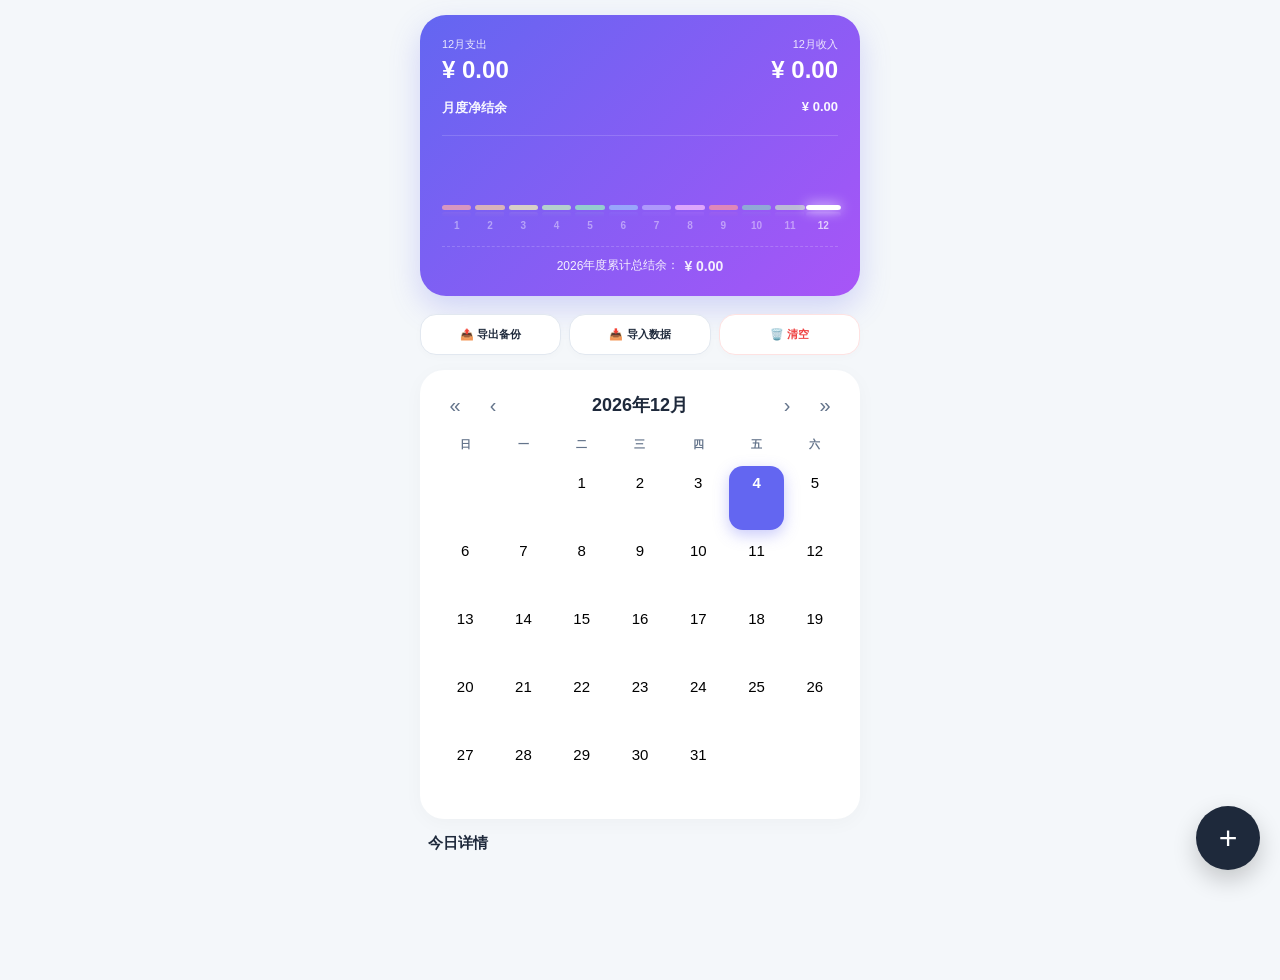
<file: test2.html>
<!DOCTYPE html>
<html lang="zh-CN">
<head>
    <meta charset="UTF-8">
    <meta name="viewport" content="width=device-width, initial-scale=1.0, maximum-scale=1.0, user-scalable=no">
    <title>日历记账本 - 年度结余版</title>
    <style>
        :root { 
            --primary: #6366f1; --secondary: #a855f7; --bg: #f4f7fa; 
            --text-main: #1e293b; --text-sub: #64748b; --white: #ffffff;
            --success: #10b981; --danger: #ef4444;
        }

        * { box-sizing: border-box; -webkit-tap-highlight-color: transparent; }
        
        body { 
            font-family: -apple-system, "PingFang SC", sans-serif; 
            background: var(--bg); 
            margin: 0; 
            padding: 15px; 
            display: flex; 
            flex-direction: column;
            align-items: center; 
            overflow-x: hidden;
            width: 100%;
        }

        .container { 
            width: 100%; 
            max-width: 440px; 
            position: relative;
        }

        /* --- Dashboard 看板 (高度微调以容纳年度结余) --- */
        .dashboard {
            background: linear-gradient(135deg, var(--primary) 0%, var(--secondary) 100%);
            padding: 22px; border-radius: 26px; color: white;
            box-shadow: 0 12px 30px rgba(99, 102, 241, 0.25); margin-bottom: 18px;
        }
        .stats-row { display: flex; justify-content: space-between; margin-bottom: 15px; gap: 10px; }
        .stat-item { flex: 1; min-width: 0; }
        .stat-item h3 { 
            font-size: clamp(18px, 5vw, 24px); 
            margin: 4px 0 0; 
            font-weight: 800; 
            white-space: nowrap;
            overflow: hidden;
            text-overflow: ellipsis;
        }
        .stat-item p { font-size: 11px; opacity: 0.85; margin: 0; }

        /* 年度彩色长柱图 */
        .yearly-chart-container { margin-top: 18px; padding-top: 15px; border-top: 1px solid rgba(255,255,255,0.15); position: relative; }
        .chart-bars { display: flex; align-items: flex-end; justify-content: space-between; height: 80px; gap: 4px; }
        .bar-item { flex: 1; display: flex; flex-direction: column; align-items: center; height: 100%; justify-content: flex-end; }
        .bar { 
            width: 100%; min-height: 4px; border-radius: 50px; 
            transition: all 0.4s cubic-bezier(0.4, 0, 0.2, 1);
            -webkit-box-reflect: below 2px linear-gradient(transparent, rgba(255,255,255,0.1));
        }
        .bar.active { background: #fff !important; box-shadow: 0 0 12px #fff; transform: scaleX(1.2); }
        .bar-label { font-size: 10px; margin-top: 10px; opacity: 0.7; font-weight: 600; }

        /* 年度总结余样式 */
        .year-summary {
            margin-top: 15px;
            padding-top: 10px;
            border-top: 1px dashed rgba(255,255,255,0.2);
            display: flex;
            justify-content: center;
            align-items: center;
            font-size: 12px;
            opacity: 0.9;
        }

        /* --- 工具栏 --- */
        .calendar-tools { display: flex; gap: 8px; margin-bottom: 15px; }
        .tool-btn { flex: 1; background: #fff; border: 1px solid #e2e8f0; padding: 12px 5px; border-radius: 16px; font-size: 11px; color: var(--text-main); font-weight: 700; cursor: pointer; display: flex; align-items: center; justify-content: center; gap: 4px; box-shadow: 0 2px 8px rgba(0,0,0,0.02); }

        /* --- 日历主体 --- */
        .calendar-card { background: var(--white); border-radius: 24px; padding: 18px; box-shadow: 0 4px 20px rgba(0,0,0,0.03); margin-bottom: 15px; }
        .calendar-header { display: flex; justify-content: space-between; align-items: center; margin-bottom: 15px; }
        .calendar-title { font-weight: 800; font-size: 18px; color: var(--text-main); cursor: pointer;}
        .nav-btn { font-size: 20px; width: 34px; height: 34px; display: flex; align-items: center; justify-content: center; cursor: pointer; color: var(--text-sub); border-radius: 10px; }
        
        .calendar-grid { display: grid; grid-template-columns: repeat(7, 1fr); gap: 4px; text-align: center; }
        .weekday { font-size: 11px; color: var(--text-sub); font-weight: 700; padding-bottom: 10px; }
        .day { aspect-ratio: 0.85; display: flex; flex-direction: column; align-items: center; justify-content: flex-start; font-size: 15px; border-radius: 14px; cursor: pointer; transition: 0.2s; padding-top: 8px; position: relative; }
        .day-exp-sum { font-size: 9px; color: var(--danger); font-weight: 700; margin-top: 2px; transform: scale(0.85); }
        .day.selected { background: var(--primary) !important; color: white !important; box-shadow: 0 5px 15px rgba(99, 102, 241, 0.35); }
        .day.today { color: var(--primary); font-weight: 900; background: #f0f2ff; }
        .day.other-month { opacity: 0.05; pointer-events: none; }

        /* --- 明细列表 --- */
        .detail-section { width: 100%; margin-top: 10px; padding-bottom: 100px; }
        .detail-title { font-size: 15px; font-weight: 800; color: var(--text-main); margin-bottom: 12px; padding: 0 8px; display: flex; justify-content: space-between; align-items: center;}
        .card { background: var(--white); padding: 16px; border-radius: 20px; display: flex; align-items: center; margin-bottom: 12px; box-shadow: 0 3px 10px rgba(0,0,0,0.02); }
        .category-icon { width: 44px; height: 44px; border-radius: 14px; display: flex; align-items: center; justify-content: center; font-size: 22px; margin-right: 14px; }
        .card-info { flex: 1; min-width: 0; }
        .card-info .desc { font-size: 15px; font-weight: 700; color: var(--text-main); display: block; overflow: hidden; text-overflow: ellipsis; white-space: nowrap; }
        .card-info .time { font-size: 12px; color: var(--text-sub); }
        .amt { font-size: 17px; font-weight: 800; text-align: right; }
        .amt-income { color: var(--success); }
        .amt-expense { color: var(--danger); }

        /* --- 弹窗与浮动按钮 --- */
        .fab { position: fixed; bottom: 30px; right: 20px; width: 64px; height: 64px; background: #1e293b; color: white; border-radius: 50%; display: flex; align-items: center; justify-content: center; font-size: 32px; box-shadow: 0 10px 25px rgba(0,0,0,0.2); z-index: 99; }
        
        .modal { 
            position: fixed; top: 0; left: 0; 
            width: 100vw; height: 100vh; 
            background: rgba(0,0,0,0.5); 
            display: none; 
            align-items: flex-end; justify-content: center; 
            z-index: 1000; 
            backdrop-filter: blur(5px);
        }
        .modal-content { 
            background: white; 
            width: 100%; max-width: 440px; 
            border-radius: 32px 32px 0 0; 
            padding: 30px 25px 50px; 
            animation: slideUp 0.4s cubic-bezier(0.2, 1, 0.3, 1); 
            box-sizing: border-box;
        }
        @keyframes slideUp { from { transform: translateY(100%); } to { transform: translateY(0); } }
        
        .row { display: flex; flex-direction: column; gap: 15px; margin-bottom: 30px; }
        input, select { background: #f8fafc; border: 1.5px solid #f1f5f9; padding: 15px; border-radius: 18px; font-size: 16px; outline: none; width: 100%; transition: 0.2s; }
        .btn-save { width: 100%; background: #1e293b; color: white; border: none; padding: 18px; border-radius: 20px; font-weight: 800; font-size: 18px; }
    </style>
</head>
<body>

<div class="container">
    <div class="dashboard">
        <div class="stats-row">
            <div class="stat-item"><p id="m-label-exp">支出</p><h3 id="month-expense">¥ 0.00</h3></div>
            <div class="stat-item" style="text-align: right;"><p id="m-label-inc">收入</p><h3 id="month-income">¥ 0.00</h3></div>
        </div>
        <div style="display: flex; justify-content: space-between; font-size: 13px; opacity: 0.95; font-weight: 600;">
            <span>月度净结余</span>
            <b id="month-balance">¥ 0.00</b>
        </div>
        
        <div class="yearly-chart-container">
            <div class="chart-bars" id="yearly-bars"></div>
            <!-- 年度结余放置位 -->
            <div class="year-summary">
                <span id="year-label-text">2026</span>年度累计总结余：
                <b id="year-balance" style="font-size: 14px; margin-left: 5px;">¥ 0.00</b>
            </div>
        </div>
    </div>

    <div class="calendar-tools">
        <div class="tool-btn" onclick="exportToCSV()">📤 导出备份</div>
        <div class="tool-btn" onclick="document.getElementById('importFile').click()">📥 导入数据</div>
        <div class="tool-btn" style="color:var(--danger); border-color:#fee2e2" onclick="resetData()">🗑️ 清空</div>
        <input type="file" id="importFile" accept=".csv" style="display:none" onchange="importFromCSV(this)">
    </div>

    <div class="calendar-card">
        <div class="calendar-header">
            <div style="display: flex; gap: 4px;"><div class="nav-btn" onclick="changeYear(-1)">«</div><div class="nav-btn" onclick="changeMonth(-1)">‹</div></div>
            <div class="calendar-title" id="calendar-month-year" onclick="jumpToCurrent()">2026年03月</div>
            <div style="display: flex; gap: 4px;"><div class="nav-btn" onclick="changeMonth(1)">›</div><div class="nav-btn" onclick="changeYear(1)">»</div></div>
        </div>
        <div class="calendar-grid" id="calendar-grid"></div>
    </div>

    <div class="detail-section">
        <div class="detail-title"><span id="selected-date-label">今日详情</span><span id="day-total" style="font-size: 12px; color: var(--text-sub); font-weight: 600;"></span></div>
        <div id="day-detail-list"></div>
    </div>
</div>

<div class="fab" onclick="toggleModal(true)">+</div>

<div class="modal" id="add-modal" onclick="if(event.target==this) toggleModal(false)">
    <div class="modal-content">
        <h3 style="margin: 0 0 25px 0; text-align: center; font-weight: 800; font-size: 22px;">新记一笔</h3>
        <div class="row">
            <input type="date" id="date-input">
            <input type="text" id="desc" placeholder="想写点什么备注？">
            <input type="number" id="amount" placeholder="0.00" inputmode="decimal" style="font-size: 22px; font-weight: 800; color: var(--primary);">
            <select id="category">
                <option value="餐饮" data-icon="🍔">🍔 餐饮美食</option>
                <option value="交通" data-icon="🚗">🚗 交通出行</option>
                <option value="购物" data-icon="🛍️">🛍️ 日常购物</option>
                <option value="娱乐" data-icon="🎮">🎮 休闲娱乐</option>
                <option value="医疗" data-icon="🏥">🏥 医疗健康</option>
                <option value="收入" data-icon="💰">💰 收入入账</option>
            </select>
        </div>
        <button class="btn-save" onclick="addRecord()">确认保存记录</button>
    </div>
</div>

<script>
    let records = JSON.parse(localStorage.getItem('cal_sum_ledger_v3')) || [];
    let calendarDate = new Date();
    let selectedDateStr = new Date().toISOString().split('T')[0];

    const barGradients = ['#FFADAD', '#FFD6A5', '#FDFFB6', '#CAFFBF', '#9BFBC0', '#A0C4FF', '#BDB2FF', '#FFC6FF', '#FF9AA2', '#8FCACA', '#CCE2CB', '#FFB319'];
    const cateStyles = {
        '餐饮': { bg: '#FFF1F1', icon: '🍔' }, '交通': { bg: '#F1F7FF', icon: '🚗' }, '购物': { bg: '#FDF1FF', icon: '🛍️' },
        '娱乐': { bg: '#F1FFF5', icon: '🎮' }, '医疗': { bg: '#FFF9F1', icon: '🏥' }, '收入': { bg: '#F0FFF4', icon: '💰' }, '默认': { bg: '#F8FAFC', icon: '📝' }
    };

    window.onload = () => { document.getElementById('date-input').value = selectedDateStr; refreshAll(); };

    function refreshAll() { renderCalendar(); renderDayDetail(); renderDashboard(); }

    function renderDashboard() {
        const year = calendarDate.getFullYear(), month = calendarDate.getMonth() + 1;
        const curM = `${year}-${String(month).padStart(2, '0')}`;
        
        let mExp = 0, mInc = 0;
        let yExp = 0, yInc = 0; // 年度累计
        let yData = new Array(12).fill(0);

        records.forEach(r => {
            const rDate = new Date(r.date);
            const rYear = rDate.getFullYear();
            
            // 1. 统计本月数据
            if(r.date.startsWith(curM)) {
                if(r.category === '收入') mInc += r.amount; else mExp += r.amount;
            }
            
            // 2. 统计年度数据 (用于柱状图和年度结余)
            if(rYear === year) {
                if(r.category === '收入') {
                    yInc += r.amount;
                } else {
                    yExp += r.amount;
                    yData[rDate.getMonth()] += r.amount;
                }
            }
        });

        // 更新月度
        document.getElementById('month-expense').innerText = `¥ ${mExp.toLocaleString(undefined, {minimumFractionDigits:2})}`;
        document.getElementById('month-income').innerText = `¥ ${mInc.toLocaleString(undefined, {minimumFractionDigits:2})}`;
        document.getElementById('month-balance').innerText = `¥ ${(mInc - mExp).toFixed(2)}`;
        document.getElementById('m-label-exp').innerText = month + '月支出';
        document.getElementById('m-label-inc').innerText = month + '月收入';
        
        // 更新年度总结余
        document.getElementById('year-label-text').innerText = year;
        document.getElementById('year-balance').innerText = `¥ ${(yInc - yExp).toLocaleString(undefined, {minimumFractionDigits:2})}`;

        // 更新柱状图
        const barContainer = document.getElementById('yearly-bars');
        const maxVal = Math.max(...yData, 1);
        barContainer.innerHTML = yData.map((val, i) => {
            const height = val > 0 ? Math.max((val / maxVal) * 100, 15) : 6;
            const isActive = i === (month - 1);
            return `
                <div class="bar-item">
                    <div class="bar ${isActive ? 'active' : ''}" style="height: ${height}%; background: ${isActive ? '#fff' : barGradients[i]}; opacity: ${isActive ? 1 : 0.7}"></div>
                    <span class="bar-label" style="color:${isActive?'#fff':'rgba(255,255,255,0.6)'}">${i+1}</span>
                </div>`;
        }).join('');
    }

    // --- 其他渲染逻辑保持一致 ---
    function renderCalendar() {
        const grid = document.getElementById('calendar-grid');
        grid.innerHTML = '';
        const year = calendarDate.getFullYear(), month = calendarDate.getMonth();
        document.getElementById('calendar-month-year').innerText = `${year}年${String(month + 1).padStart(2,'0')}月`;
        ['日','一','二','三','四','五','六'].forEach(w => grid.innerHTML += `<div class="weekday">${w}</div>`);
        const firstDay = new Date(year, month, 1).getDay(), lastDate = new Date(year, month + 1, 0).getDate();
        const todayStr = new Date().toISOString().split('T')[0];
        for(let i=0; i<firstDay; i++) grid.innerHTML += `<div class="day other-month"></div>`;
        for(let d=1; d<=lastDate; d++) {
            const dateStr = `${year}-${String(month+1).padStart(2,'0')}-${String(d).padStart(2,'0')}`;
            const dayExp = records.filter(r => r.date === dateStr && r.category !== '收入').reduce((s, r) => s + r.amount, 0);
            grid.innerHTML += `<div class="day ${dateStr === selectedDateStr?'selected':''} ${dateStr === todayStr?'today':''}" onclick="selectDate('${dateStr}')"><span>${d}</span><span class="day-exp-sum">${dayExp > 0 ? '¥'+dayExp.toFixed(0) : ''}</span></div>`;
        }
    }

    function renderDayDetail() {
        const list = document.getElementById('day-detail-list');
        const dayRecords = records.filter(r => r.date === selectedDateStr);
        list.innerHTML = ''; let dExp = 0;
        dayRecords.sort((a,b) => b.id - a.id).forEach(r => {
            const isInc = r.category === '收入'; if(!isInc) dExp += r.amount;
            const style = cateStyles[r.category] || cateStyles['默认'];
            list.innerHTML += `<div class="card"><div class="category-icon" style="background: ${style.bg}">${r.icon}</div><div class="card-info"><span class="desc">${r.desc}</span><span class="time">${r.time} · ${r.category}</span></div><div style="text-align:right"><div class="amt ${isInc?'amt-income':'amt-expense'}">${isInc?'+':'-'}${r.amount.toFixed(2)}</div><div style="font-size:10px; color:var(--danger); margin-top:6px; opacity:0.6" onclick="deleteRecord(${r.id})">删除</div></div></div>`;
        });
        document.getElementById('day-total').innerText = dExp > 0 ? `共支出 ¥${dExp.toFixed(2)}` : '';
        document.getElementById('selected-date-label').innerText = selectedDateStr === new Date().toISOString().split('T')[0] ? '今日详情' : `${selectedDateStr} 账单`;
    }

    function selectDate(date) { selectedDateStr = date; document.getElementById('date-input').value = date; refreshAll(); }
    function changeMonth(step) { calendarDate.setMonth(calendarDate.getMonth() + step); refreshAll(); }
    function changeYear(step) { calendarDate.setFullYear(calendarDate.getFullYear() + step); refreshAll(); }
    function jumpToCurrent() { calendarDate = new Date(); selectedDateStr = calendarDate.toISOString().split('T')[0]; refreshAll(); }
    function addRecord() {
        const amount = parseFloat(document.getElementById('amount').value);
        if (isNaN(amount) || amount <= 0) return alert('请输入正确金额');
        const cate = document.getElementById('category').value;
        records.push({ id: Date.now(), date: document.getElementById('date-input').value, amount: amount, desc: document.getElementById('desc').value || '日常支出', category: cate, icon: cateStyles[cate].icon, time: new Date().toLocaleTimeString([], {hour: '2-digit', minute:'2-digit', hour12:false}) });
        saveAndRefresh(); toggleModal(false); document.getElementById('amount').value = ''; document.getElementById('desc').value = '';
    }
    function deleteRecord(id) { if(confirm('确定删除吗？')) { records = records.filter(r => r.id !== id); saveAndRefresh(); } }
    function saveAndRefresh() { localStorage.setItem('cal_sum_ledger_v3', JSON.stringify(records)); refreshAll(); }
    function toggleModal(show) { document.getElementById('add-modal').style.display = show ? 'flex' : 'none'; }
    function resetData() { if(confirm('⚠️ 确定清空？数据将永久删除。')) { records = []; saveAndRefresh(); } }
    
    function exportToCSV() { 
        let csv = "\uFEFF日期,分类,备注,金额,时间\n"; 
        records.forEach(r => csv += `${r.date},${r.category},${r.desc},${r.amount},${r.time}\n`); 
        const link = document.createElement("a"); 
        link.href = URL.createObjectURL(new Blob([csv], {type:'text/csv'})); 
        link.download = `账单备份_${new Date().toISOString().split('T')[0]}.csv`; 
        link.click(); 
    }
    
    function importFromCSV(input) { 
        const reader = new FileReader(); 
        reader.onload = function(e) { 
            try { 
                const lines = e.target.result.split('\n').slice(1); 
                const imported = lines.filter(l => l.trim()).map(l => { 
                    const c = l.split(','); 
                    return { id: Date.now()+Math.random(), date: c[0].trim(), category: c[1].trim(), desc: c[2].trim(), amount: parseFloat(c[3]), time: c[4].trim(), icon: cateStyles[c[1].trim()]?.icon || '📝' }; 
                }); 
                if(confirm(`识别到 ${imported.length} 条记录，是否导入？`)) { records = imported; saveAndRefresh(); } 
            } catch(err) { alert("导入格式有误"); } 
        }; 
        reader.readAsText(input.files[0]); 
    }
</script>
</body>
</html>
</file>
